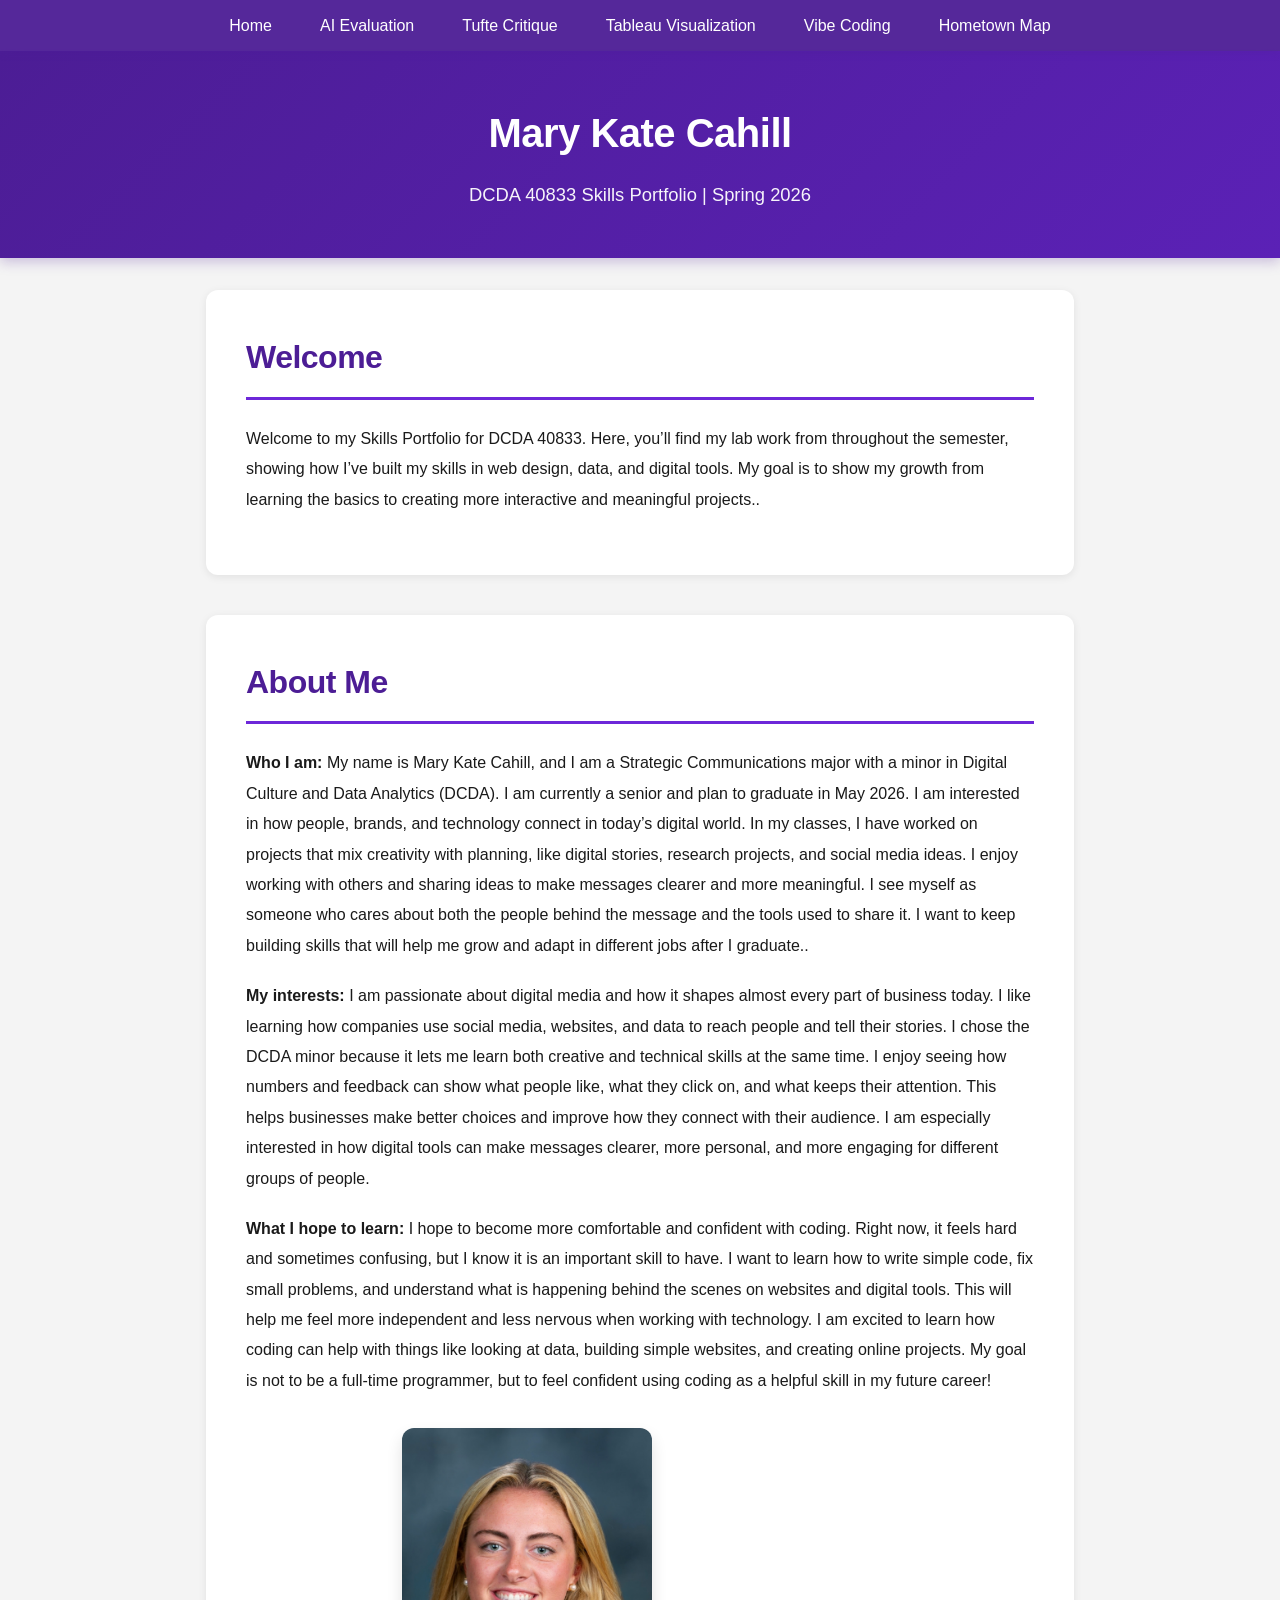
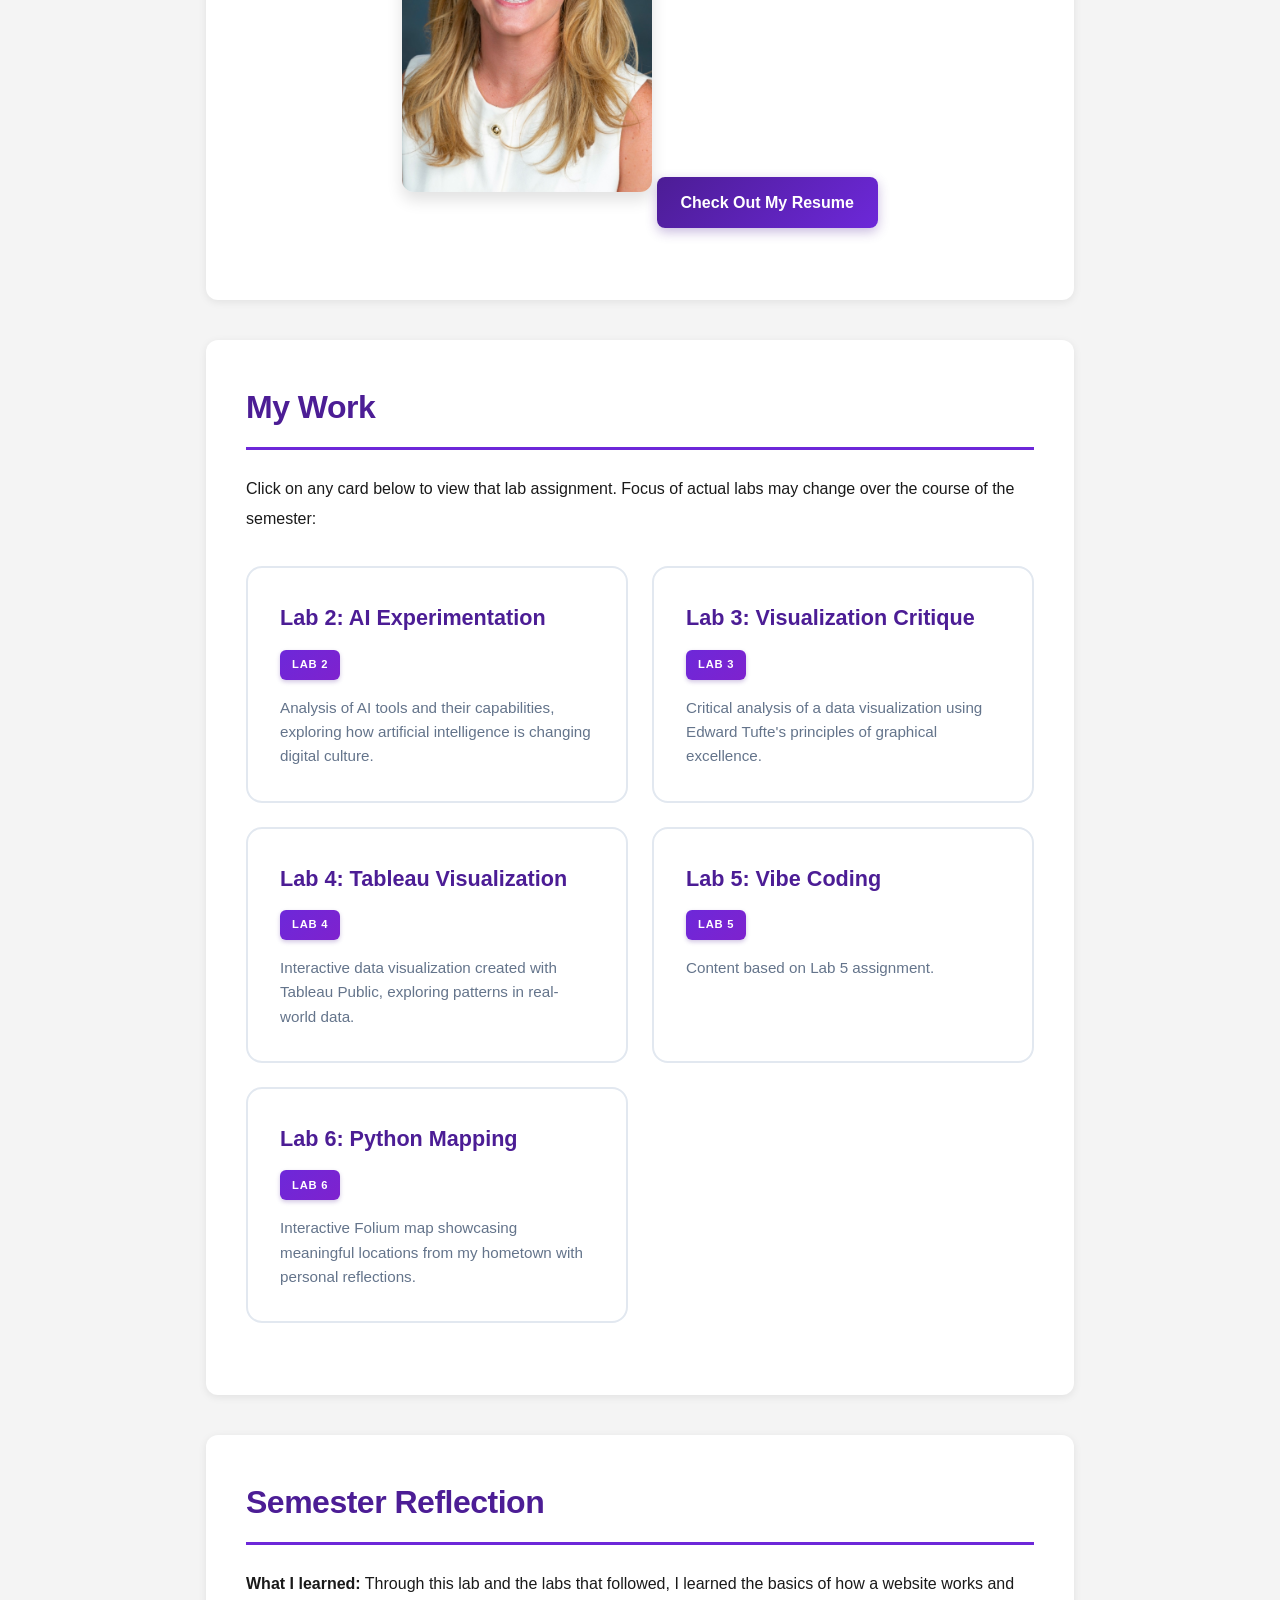
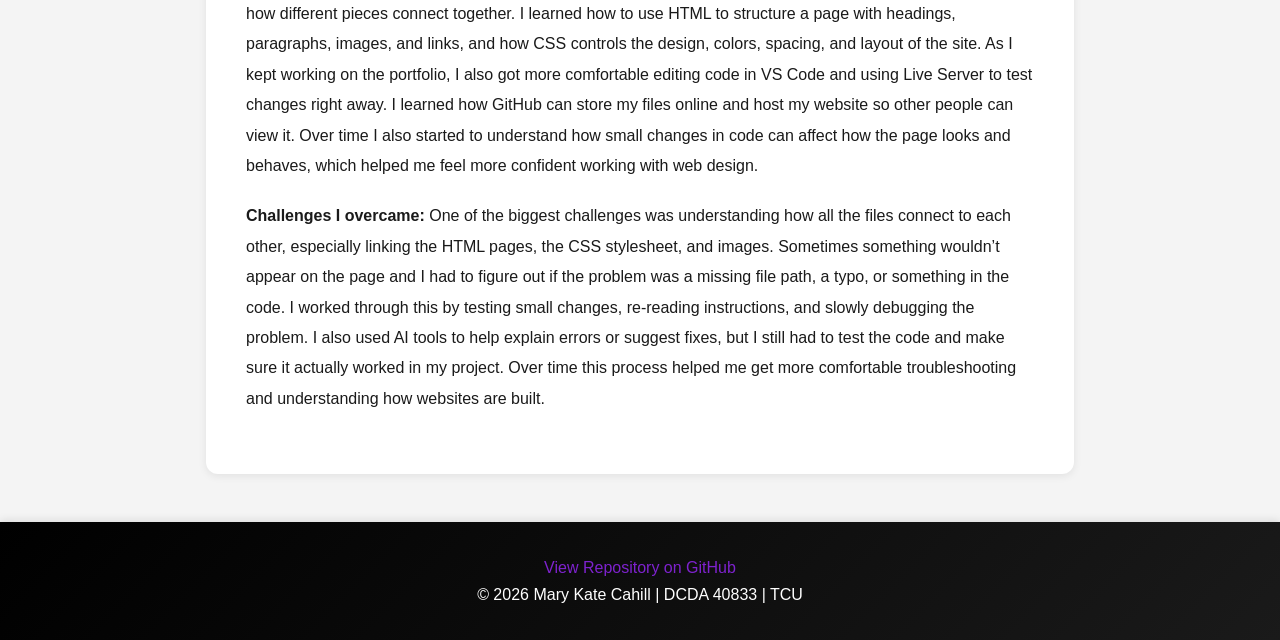
<file: index.html>
<!DOCTYPE html>
<html lang="en">
<head>
    <meta charset="UTF-8">
    <meta name="viewport" content="width=device-width, initial-scale=1.0">
    <meta name="description" content="Skills Portfolio showcasing work from DCDA 40833">
    <meta name="author" content="Your Name">
    <title>Mary Kate Cahill  | DCDA 40833 Skills Portfolio</title>
    <link rel="stylesheet" href="css/styles.css">
</head>
<body>
    <nav>
        <!-- Hamburger menu button (hidden on desktop, visible on mobile) -->
        <button class="hamburger" id="hamburger" aria-label="Toggle navigation menu">
            <span></span>
            <span></span>
            <span></span>
        </button>
        
        <ul id="nav-menu">
            <li><a href="index.html">Home</a></li>
            <li><a href="ai-evaluation.html">AI Evaluation</a></li>
            <li><a href="lab03.html">Tufte Critique</a></li>
            <li><a href="lab04.html">Tableau Visualization</a></li>
            <li><a href="lab05.html">Vibe Coding</a></li>
            <li><a href="summit-map-project/index.html">Hometown Map</a></li>
        </ul>
    </nav>


    <!-- Header: Your name and course info -->
    <header>
        <h1>Mary Kate Cahill</h1>
        <p>DCDA 40833 Skills Portfolio | Spring 2026</p>
    </header>

    <main>
        <!-- Welcome Section: Brief introduction to your portfolio -->
        <section id="welcome">
            <h2>Welcome</h2>
            <!-- TODO: Write a brief introduction (2-3 sentences) about your portfolio -->
            <p>Welcome to my Skills Portfolio for DCDA 40833. Here, you’ll find my lab work from throughout the semester, showing how I’ve built my skills in web design, data, and digital tools. My goal is to show my growth from learning the basics to creating more interactive and meaningful projects..</p>
        </section>

        <!-- About Section: Tell visitors about yourself -->
        <section id="about">
            <h2>About Me</h2>
            <!-- TODO: Replace this placeholder content with information about yourself -->
            <p><strong>Who I am:</strong> My name is Mary Kate Cahill, and I am a Strategic Communications major with a minor in Digital Culture and Data Analytics (DCDA). I am currently a senior and plan to graduate in May 2026. I am interested in how people, brands, and technology connect in today’s digital world. In my classes, I have worked on projects that mix creativity with planning, like digital stories, research projects, and social media ideas. I enjoy working with others and sharing ideas to make messages clearer and more meaningful. I see myself as someone who cares about both the people behind the message and the tools used to share it. I want to keep building skills that will help me grow and adapt in different jobs after I graduate..</p>
            <p><strong>My interests:</strong> I am passionate about digital media and how it shapes almost every part of business today. I like learning how companies use social media, websites, and data to reach people and tell their stories. I chose the DCDA minor because it lets me learn both creative and technical skills at the same time. I enjoy seeing how numbers and feedback can show what people like, what they click on, and what keeps their attention. This helps businesses make better choices and improve how they connect with their audience. I am especially interested in how digital tools can make messages clearer, more personal, and more engaging for different groups of people.</p>
            <p><strong>What I hope to learn:</strong> I hope to become more comfortable and confident with coding. Right now, it feels hard and sometimes confusing, but I know it is an important skill to have. I want to learn how to write simple code, fix small problems, and understand what is happening behind the scenes on websites and digital tools. This will help me feel more independent and less nervous when working with technology. I am excited to learn how coding can help with things like looking at data, building simple websites, and creating online projects. My goal is not to be a full-time programmer, but to feel confident using coding as a helpful skill in my future career!</p>

            <!-- Optional: Add a photo of yourself -->
            <!-- I chose this introduction because I want visitors to know this portfolio shows my growth over the whole semester, not just one project  -->
             <!-- I included lab work in my welcome message to make it clear this site is built around hands-on learning and practice.  -->
             <!-- I mentioned web design and digital tools so visitors understand I am working on both creative and technical skills.  -->
             <!-- I focused on progress from basics to more advanced projects to show that I am learning step by step. -->
              <!-- I kept the language simple so anyone visiting, even without a tech background, can easily understand what this portfolio is about. -->

        
            
<figure class="viz-container">
    <img src="images/profile.jpg" alt="Photo of Mary Kate Cahill" style="max-width: 250px; height: auto;">
    <a href="images/marykatecahillresume.jpg" class="resume-button" target="_blank" rel="noopener noreferrer">Check Out My Resume</a>
</figure>

        </section>

        <!-- Portfolio Section: Links to all lab pages -->
        <section id="portfolio">
            <h2>My Work</h2>
            <p>Click on any card below to view that lab assignment. Focus of actual labs may change over the course of the semester:</p>

            <!-- Portfolio Grid: Cards linking to each lab page -->
            <div class="portfolio-grid">

                <!-- Lab 2: AI Tool Evaluation -->
                <a href="ai-evaluation.html" class="portfolio-card">
                    <h3>Lab 2: AI Experimentation</h3>
                    <span class="lab-tag">Lab 2</span>
                    <p>Analysis of AI tools and their capabilities, exploring how artificial intelligence is changing digital culture.</p>
                </a>

                <!-- Lab 3: Tufte Critique -->
                <a href="lab03.html" class="portfolio-card">
                    <h3>Lab 3: Visualization Critique</h3>
                    <span class="lab-tag">Lab 3</span>
                    <p>Critical analysis of a data visualization using Edward Tufte's principles of graphical excellence.</p>
                </a>


                <!-- Lab 4: Tableau Visualization -->
                <a href="lab04.html" class="portfolio-card">
                    <h3>Lab 4: Tableau Visualization</h3>
                    <span class="lab-tag">Lab 4</span>
                    <p>Interactive data visualization created with Tableau Public, exploring patterns in real-world data.</p>
                </a>

                <!-- Lab 5: TBD -->
                <a href="lab05.html" class="portfolio-card">
                    <h3>Lab 5: Vibe Coding</h3>
                    <span class="lab-tag">Lab 5</span>
                    <p>Content based on Lab 5 assignment.</p>
                </a>

                <!-- Lab 6: Hometown Map -->
                <a href="summit-map-project/index.html" class="portfolio-card">
                    <h3>Lab 6: Python Mapping</h3>
                    <span class="lab-tag">Lab 6</span>
                    <p>Interactive Folium map showcasing meaningful locations from my hometown with personal reflections.</p>
                </a>

            </div>
        </section>

        <!-- Reflection Section: Optional semester reflection -->
        <section id="reflection">
            <h2>Semester Reflection</h2>
            <!-- TODO: After completing all labs, write a reflection on your growth -->
            <p><strong>What I learned:</strong> Through this lab and the labs that followed, I learned the basics of how a website works and how different pieces connect together. I learned how to use HTML to structure a page with headings, paragraphs, images, and links, and how CSS controls the design, colors, spacing, and layout of the site. As I kept working on the portfolio, I also got more comfortable editing code in VS Code and using Live Server to test changes right away. I learned how GitHub can store my files online and host my website so other people can view it. Over time I also started to understand how small changes in code can affect how the page looks and behaves, which helped me feel more confident working with web design.</p>
            <p><strong>Challenges I overcame:</strong> One of the biggest challenges was understanding how all the files connect to each other, especially linking the HTML pages, the CSS stylesheet, and images. Sometimes something wouldn’t appear on the page and I had to figure out if the problem was a missing file path, a typo, or something in the code. I worked through this by testing small changes, re-reading instructions, and slowly debugging the problem. I also used AI tools to help explain errors or suggest fixes, but I still had to test the code and make sure it actually worked in my project. Over time this process helped me get more comfortable troubleshooting and understanding how websites are built.</p>
            
        </section>
    </main>

    <!-- Footer: Links and copyright -->
    <footer>
        <p><a href="https://github.com/yourusername/your-repo-name">View Repository on GitHub</a></p>
        <p>&copy; 2026 Mary Kate Cahill | DCDA 40833 | TCU</p>
    </footer>

    <!-- JavaScript for hamburger menu toggle -->
    <script>
        // Get the hamburger button and navigation menu
        const hamburger = document.getElementById('hamburger');
        const navMenu = document.getElementById('nav-menu');
        
        // Toggle menu when hamburger is clicked
        hamburger.addEventListener('click', () => {
            hamburger.classList.toggle('active');
            navMenu.classList.toggle('active');
        });
        
        // Close menu when a navigation link is clicked
        const navLinks = navMenu.querySelectorAll('a');
        navLinks.forEach(link => {
            link.addEventListener('click', () => {
                hamburger.classList.remove('active');
                navMenu.classList.remove('active');
            });
        });
        
        // Close menu when clicking outside of it
        document.addEventListener('click', (e) => {
            if (!hamburger.contains(e.target) && !navMenu.contains(e.target)) {
                hamburger.classList.remove('active');
                navMenu.classList.remove('active');
            }
        });
    </script>
</body>
</html>
</file>
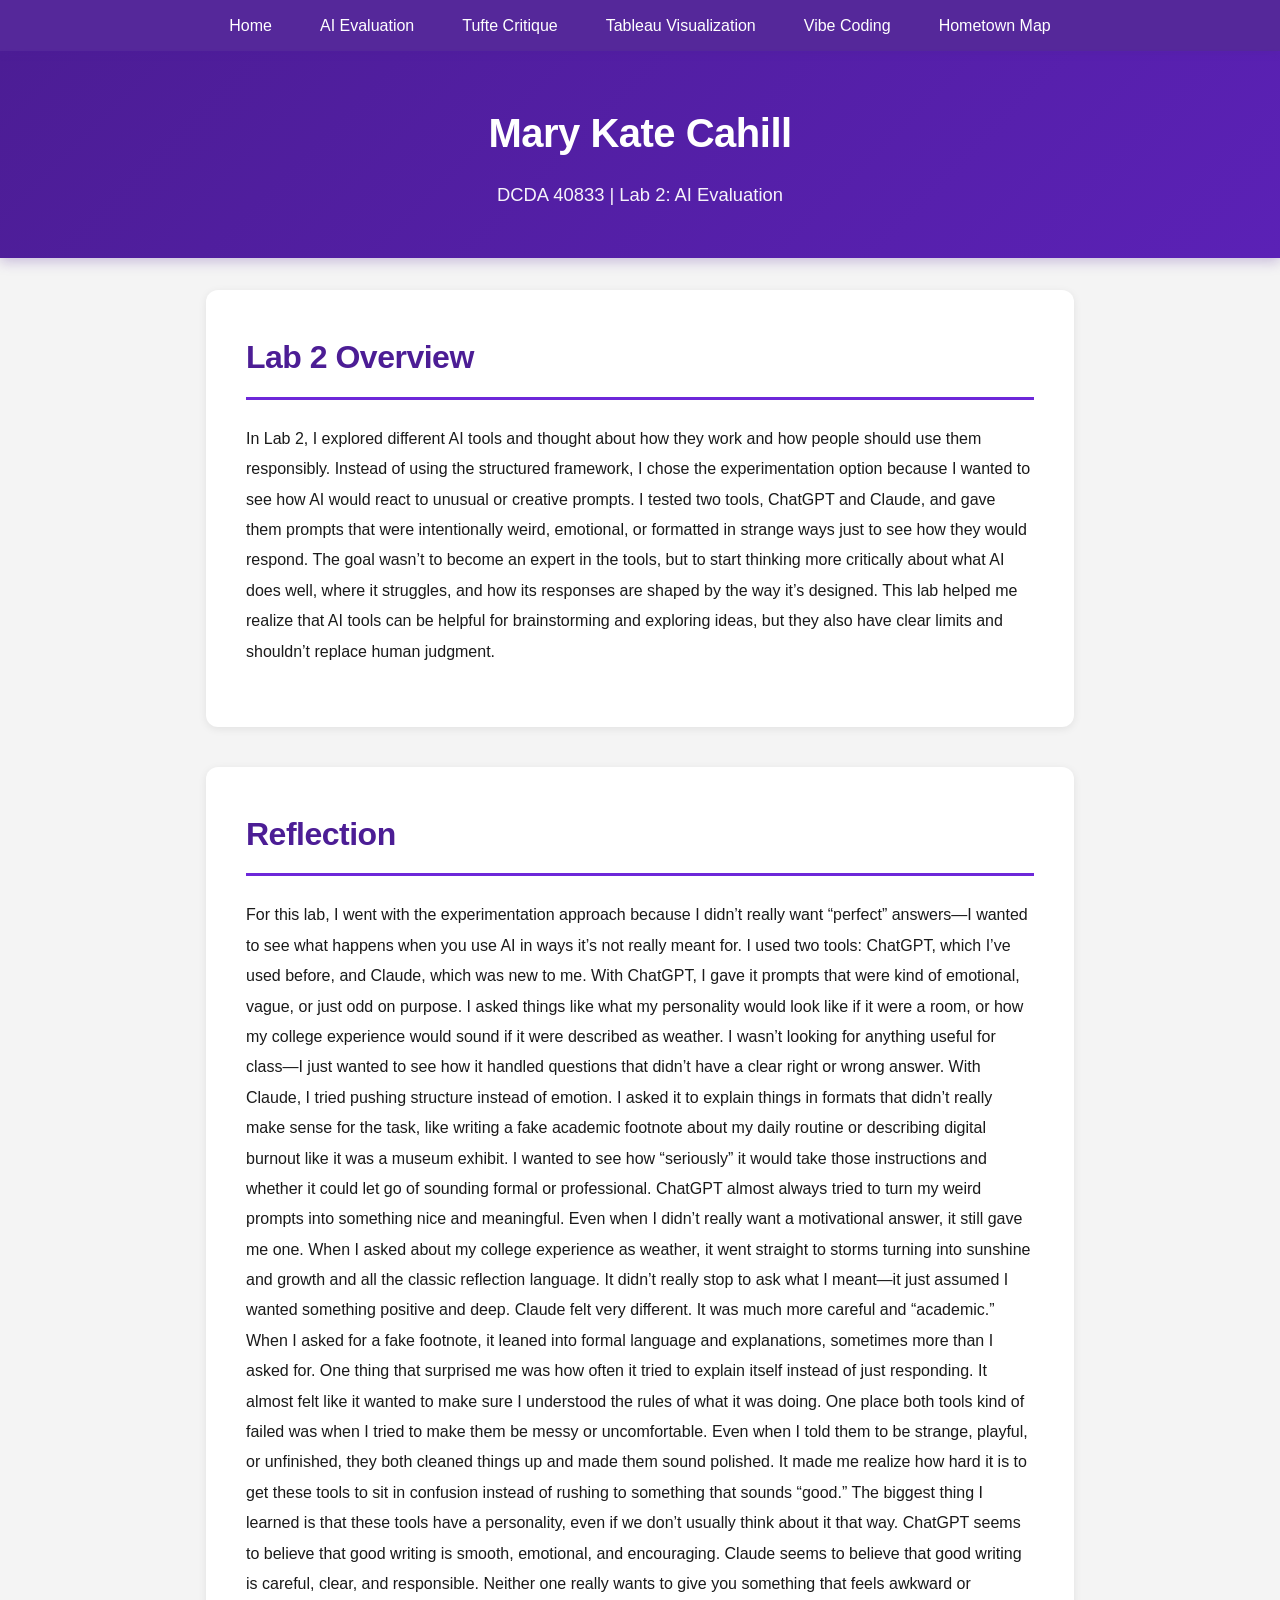
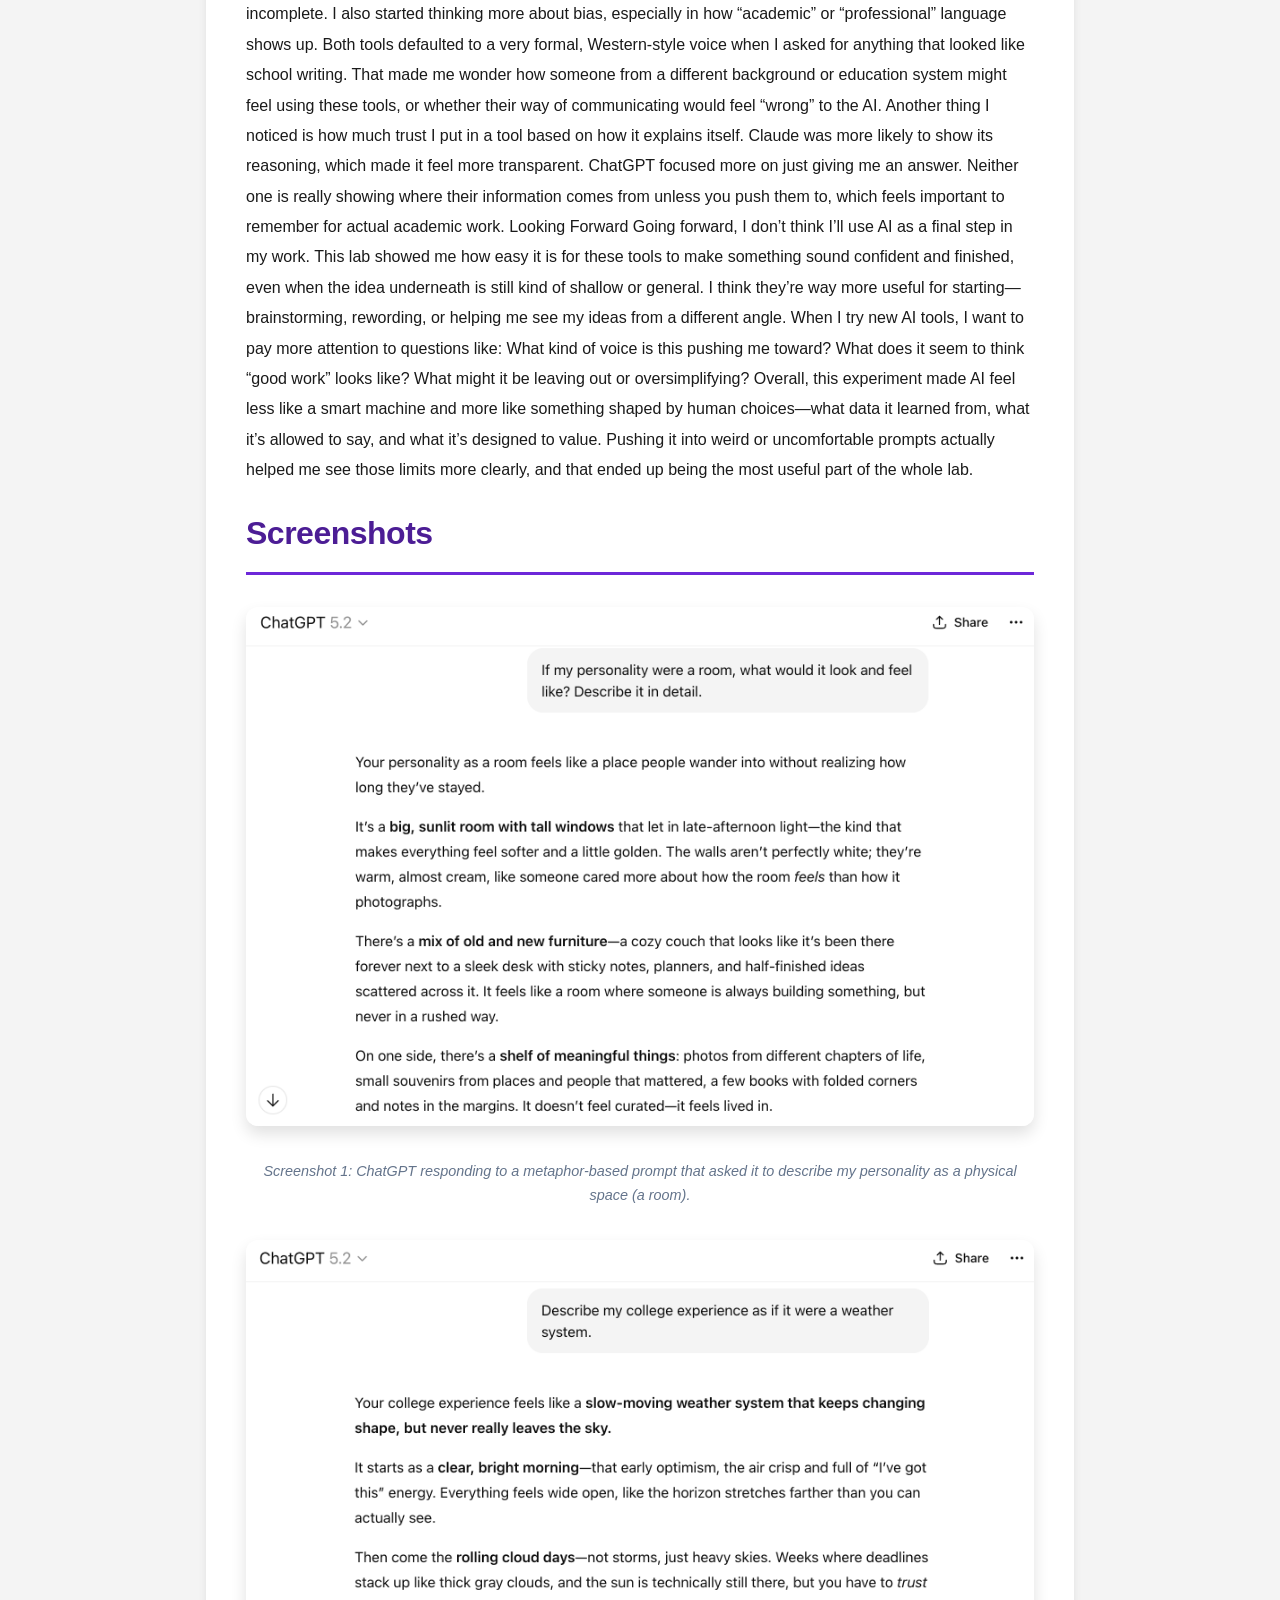
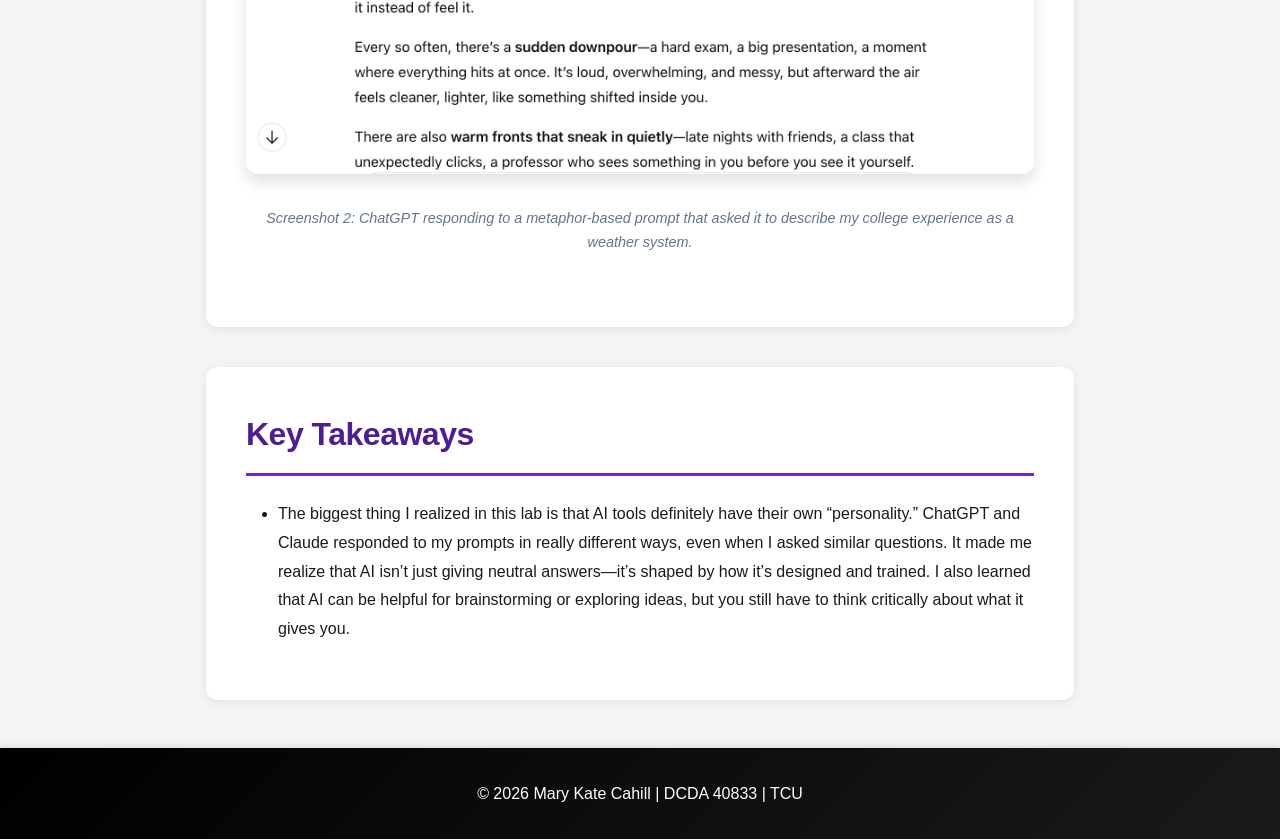
<file: ai-evaluation.html>
<!DOCTYPE html>
<html lang="en">
<head>
  <meta charset="UTF-8">
  <meta name="viewport" content="width=device-width, initial-scale=1.0">
  <title>Mary Kate Cahill | Lab 2 AI Evaluation</title>
  <link rel="stylesheet" href="css/styles.css">
</head>

<body>
  <nav>
    <!-- Hamburger menu button (hidden on desktop, visible on mobile) -->
    <button class="hamburger" id="hamburger" aria-label="Toggle navigation menu">
        <span></span>
        <span></span>
        <span></span>
    </button>
    
    <ul id="nav-menu">
        <li><a href="index.html">Home</a></li>
        <li><a href="ai-evaluation.html">AI Evaluation</a></li>
        <li><a href="lab03.html">Tufte Critique</a></li>
        <li><a href="lab04.html">Tableau Visualization</a></li>
        <li><a href="lab05.html">Vibe Coding</a></li>
        <li><a href="summit-map-project/index.html">Hometown Map</a></li>
    </ul>
  </nav>

  <header>
    <h1>Mary Kate Cahill</h1>
    <p>DCDA 40833 | Lab 2: AI Evaluation</p>
  </header>

  <main>
    <!-- ============================================
        COMMENTS SECTION
         Why I made certain design choices:
I kept the design simple and consistent with the rest of my portfolio so the site is easy to read and navigate. I used clear sections like Overview, Reflection, Screenshots, and Key Takeaways so visitors can quickly understand the purpose of the lab and what I learned. I also included screenshots to visually support my reflection and make the page more engaging.

What each section of code accomplishes:
The navigation bar allows users to move between the different pages of my portfolio. The header introduces the page with my name and the lab title. The main section holds the content of the lab and is divided into sections that organize the information. The screenshots section displays images that support the analysis, and the footer provides basic information about the page.

How different elements work together:
The HTML provides the structure of the page, the CSS controls the visual design and layout, and the JavaScript allows the navigation menu to open and close on smaller screens. Together these elements create a page that is organized, visually consistent, and easy to use across different devices.
         ============================================ -->

    <section>
      <h2>Lab 2 Overview</h2>
      <!-- TODO: Add your Lab 2 overview here -->
      <p>In Lab 2, I explored different AI tools and thought about how they work and how people should use them responsibly. Instead of using the structured framework, I chose the experimentation option because I wanted to see how AI would react to unusual or creative prompts. I tested two tools, ChatGPT and Claude, and gave them prompts that were intentionally weird, emotional, or formatted in strange ways just to see how they would respond. The goal wasn’t to become an expert in the tools, but to start thinking more critically about what AI does well, where it struggles, and how its responses are shaped by the way it’s designed. This lab helped me realize that AI tools can be helpful for brainstorming and exploring ideas, but they also have clear limits and shouldn’t replace human judgment.</p>
    </section>

    <section>
      <h2>Reflection</h2>

      <p>
        
  For this lab, I went with the experimentation approach because I didn’t really want “perfect” answers—I wanted to see what happens when you use AI in ways it’s not really meant for. I used two tools: ChatGPT, which I’ve used before, and Claude, which was new to me.

With ChatGPT, I gave it prompts that were kind of emotional, vague, or just odd on purpose. I asked things like what my personality would look like if it were a room, or how my college experience would sound if it were described as weather. I wasn’t looking for anything useful for class—I just wanted to see how it handled questions that didn’t have a clear right or wrong answer.
With Claude, I tried pushing structure instead of emotion. I asked it to explain things in formats that didn’t really make sense for the task, like writing a fake academic footnote about my daily routine or describing digital burnout like it was a museum exhibit. I wanted to see how “seriously” it would take those instructions and whether it could let go of sounding formal or professional.

ChatGPT almost always tried to turn my weird prompts into something nice and meaningful. Even when I didn’t really want a motivational answer, it still gave me one. When I asked about my college experience as weather, it went straight to storms turning into sunshine and growth and all the classic reflection language. It didn’t really stop to ask what I meant—it just assumed I wanted something positive and deep.
Claude felt very different. It was much more careful and “academic.” When I asked for a fake footnote, it leaned into formal language and explanations, sometimes more than I asked for. One thing that surprised me was how often it tried to explain itself instead of just responding. It almost felt like it wanted to make sure I understood the rules of what it was doing.
One place both tools kind of failed was when I tried to make them be messy or uncomfortable. Even when I told them to be strange, playful, or unfinished, they both cleaned things up and made them sound polished. It made me realize how hard it is to get these tools to sit in confusion instead of rushing to something that sounds “good.”

The biggest thing I learned is that these tools have a personality, even if we don’t usually think about it that way. ChatGPT seems to believe that good writing is smooth, emotional, and encouraging. Claude seems to believe that good writing is careful, clear, and responsible. Neither one really wants to give you something that feels awkward or incomplete.
I also started thinking more about bias, especially in how “academic” or “professional” language shows up. Both tools defaulted to a very formal, Western-style voice when I asked for anything that looked like school writing. That made me wonder how someone from a different background or education system might feel using these tools, or whether their way of communicating would feel “wrong” to the AI.
Another thing I noticed is how much trust I put in a tool based on how it explains itself. Claude was more likely to show its reasoning, which made it feel more transparent. ChatGPT focused more on just giving me an answer. Neither one is really showing where their information comes from unless you push them to, which feels important to remember for actual academic work.
Looking Forward

Going forward, I don’t think I’ll use AI as a final step in my work. This lab showed me how easy it is for these tools to make something sound confident and finished, even when the idea underneath is still kind of shallow or general. I think they’re way more useful for starting—brainstorming, rewording, or helping me see my ideas from a different angle.
When I try new AI tools, I want to pay more attention to questions like: What kind of voice is this pushing me toward? What does it seem to think “good work” looks like? What might it be leaving out or oversimplifying?
Overall, this experiment made AI feel less like a smart machine and more like something shaped by human choices—what data it learned from, what it’s allowed to say, and what it’s designed to value. Pushing it into weird or uncomfortable prompts actually helped me see those limits more clearly, and that ended up being the most useful part of the whole lab.


      </p>

      <h2>Screenshots</h2>
<figure class="viz-container">
  <img src="images/lab2-1.png" alt="ChatGPT responding to a metaphor prompt describing my personality as a room">
  <figcaption>
    Screenshot 1: ChatGPT responding to a metaphor-based prompt that asked it to describe my personality as a physical space (a room).
  </figcaption>
</figure>

<figure class="viz-container">
  <img src="images/lab2-2.png" alt="ChatGPT responding to a metaphor prompt describing my college experience as a weather system">
  <figcaption>
    Screenshot 2: ChatGPT responding to a metaphor-based prompt that asked it to describe my college experience as a weather system.
  </figcaption>
</figure>


     

    </section>

    <section>
      <h2>Key Takeaways</h2>
      <!-- TODO: Add your key takeaways here -->
      <ul>
        <li>The biggest thing I realized in this lab is that AI tools definitely have their own “personality.” ChatGPT and Claude responded to my prompts in really different ways, even when I asked similar questions. It made me realize that AI isn’t just giving neutral answers—it’s shaped by how it’s designed and trained. I also learned that AI can be helpful for brainstorming or exploring ideas, but you still have to think critically about what it gives you.</li>
      </ul>
    </section>
  </main>

  <footer>
    <p>&copy; 2026 Mary Kate Cahill | DCDA 40833 | TCU</p>
  </footer>

  <!-- JavaScript for hamburger menu toggle -->
  <script>
    const hamburger = document.getElementById('hamburger');
    const navMenu = document.getElementById('nav-menu');
    
    hamburger.addEventListener('click', () => {
        hamburger.classList.toggle('active');
        navMenu.classList.toggle('active');
    });
    
    const navLinks = navMenu.querySelectorAll('a');
    navLinks.forEach(link => {
        link.addEventListener('click', () => {
            hamburger.classList.remove('active');
            navMenu.classList.remove('active');
        });
    });
    
    document.addEventListener('click', (e) => {
        if (!hamburger.contains(e.target) && !navMenu.contains(e.target)) {
            hamburger.classList.remove('active');
            navMenu.classList.remove('active');
        }
    });
  </script>

</body>
</html>
</file>
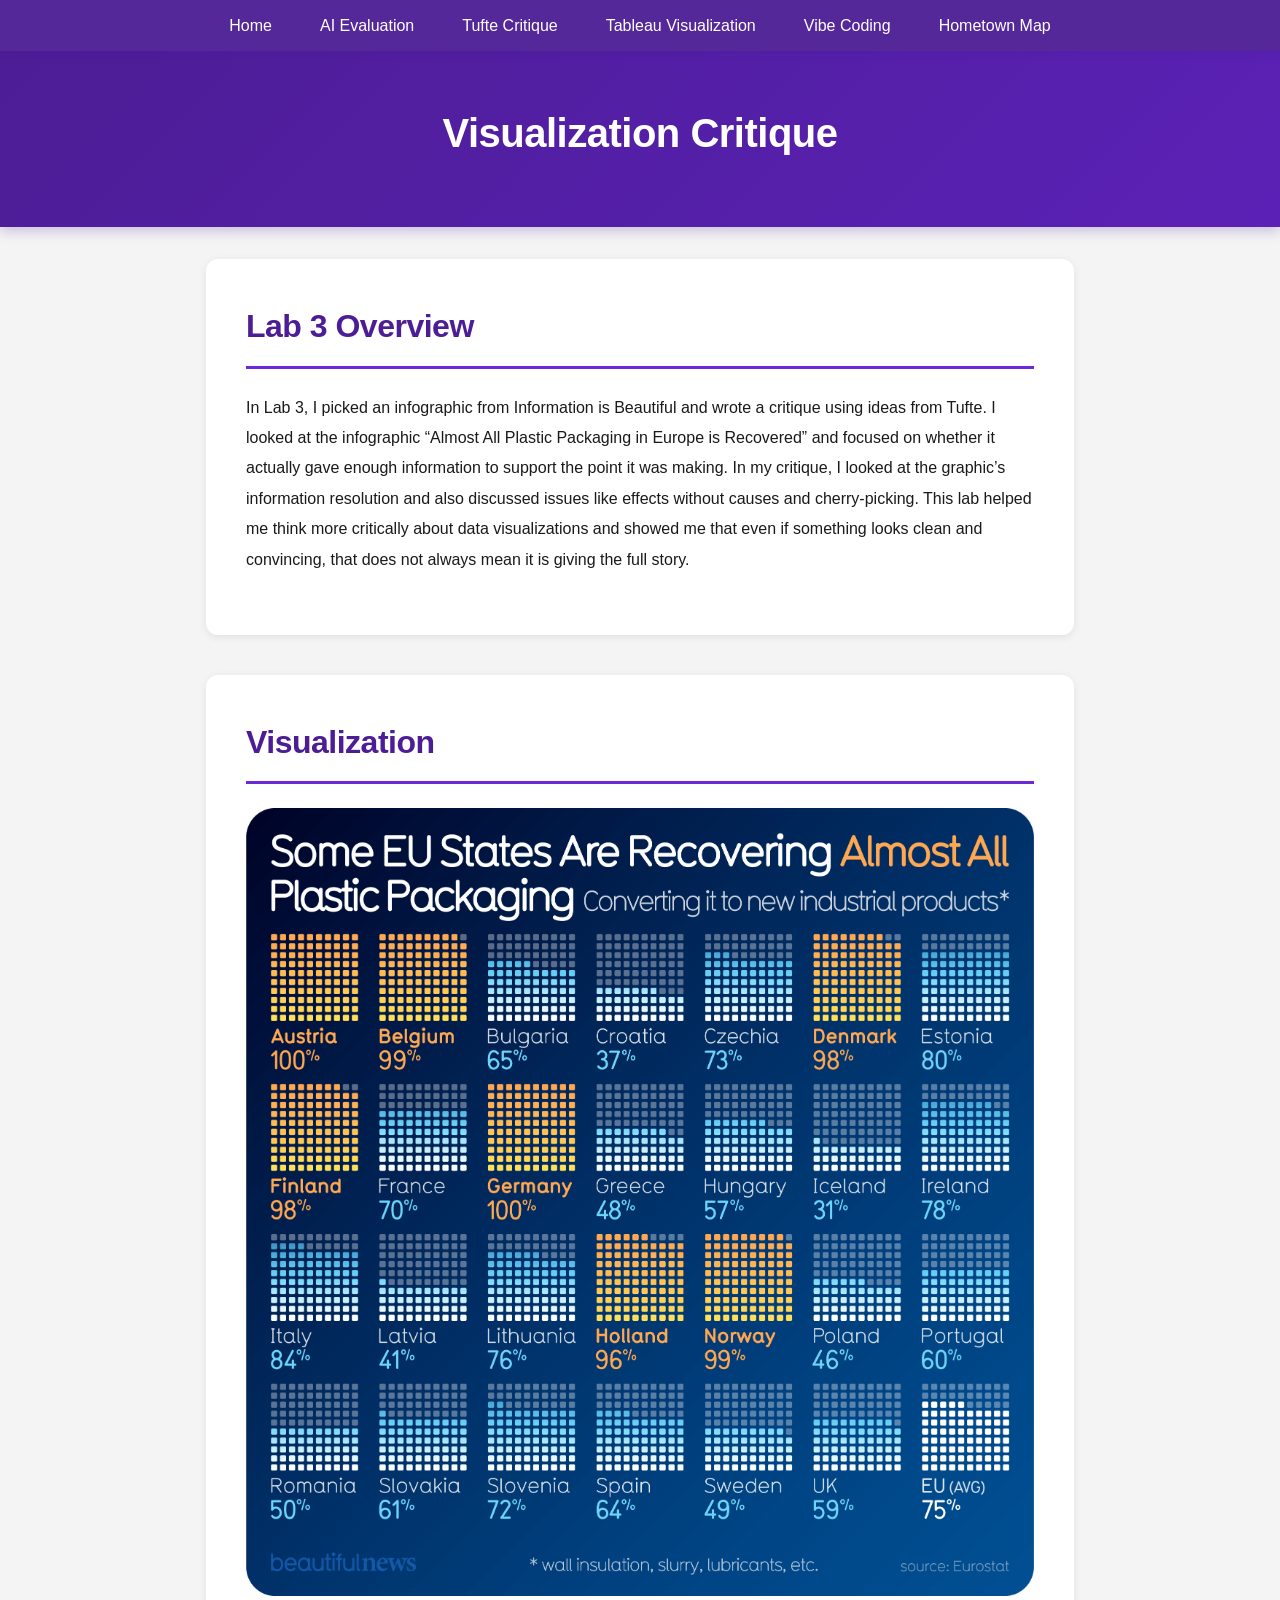
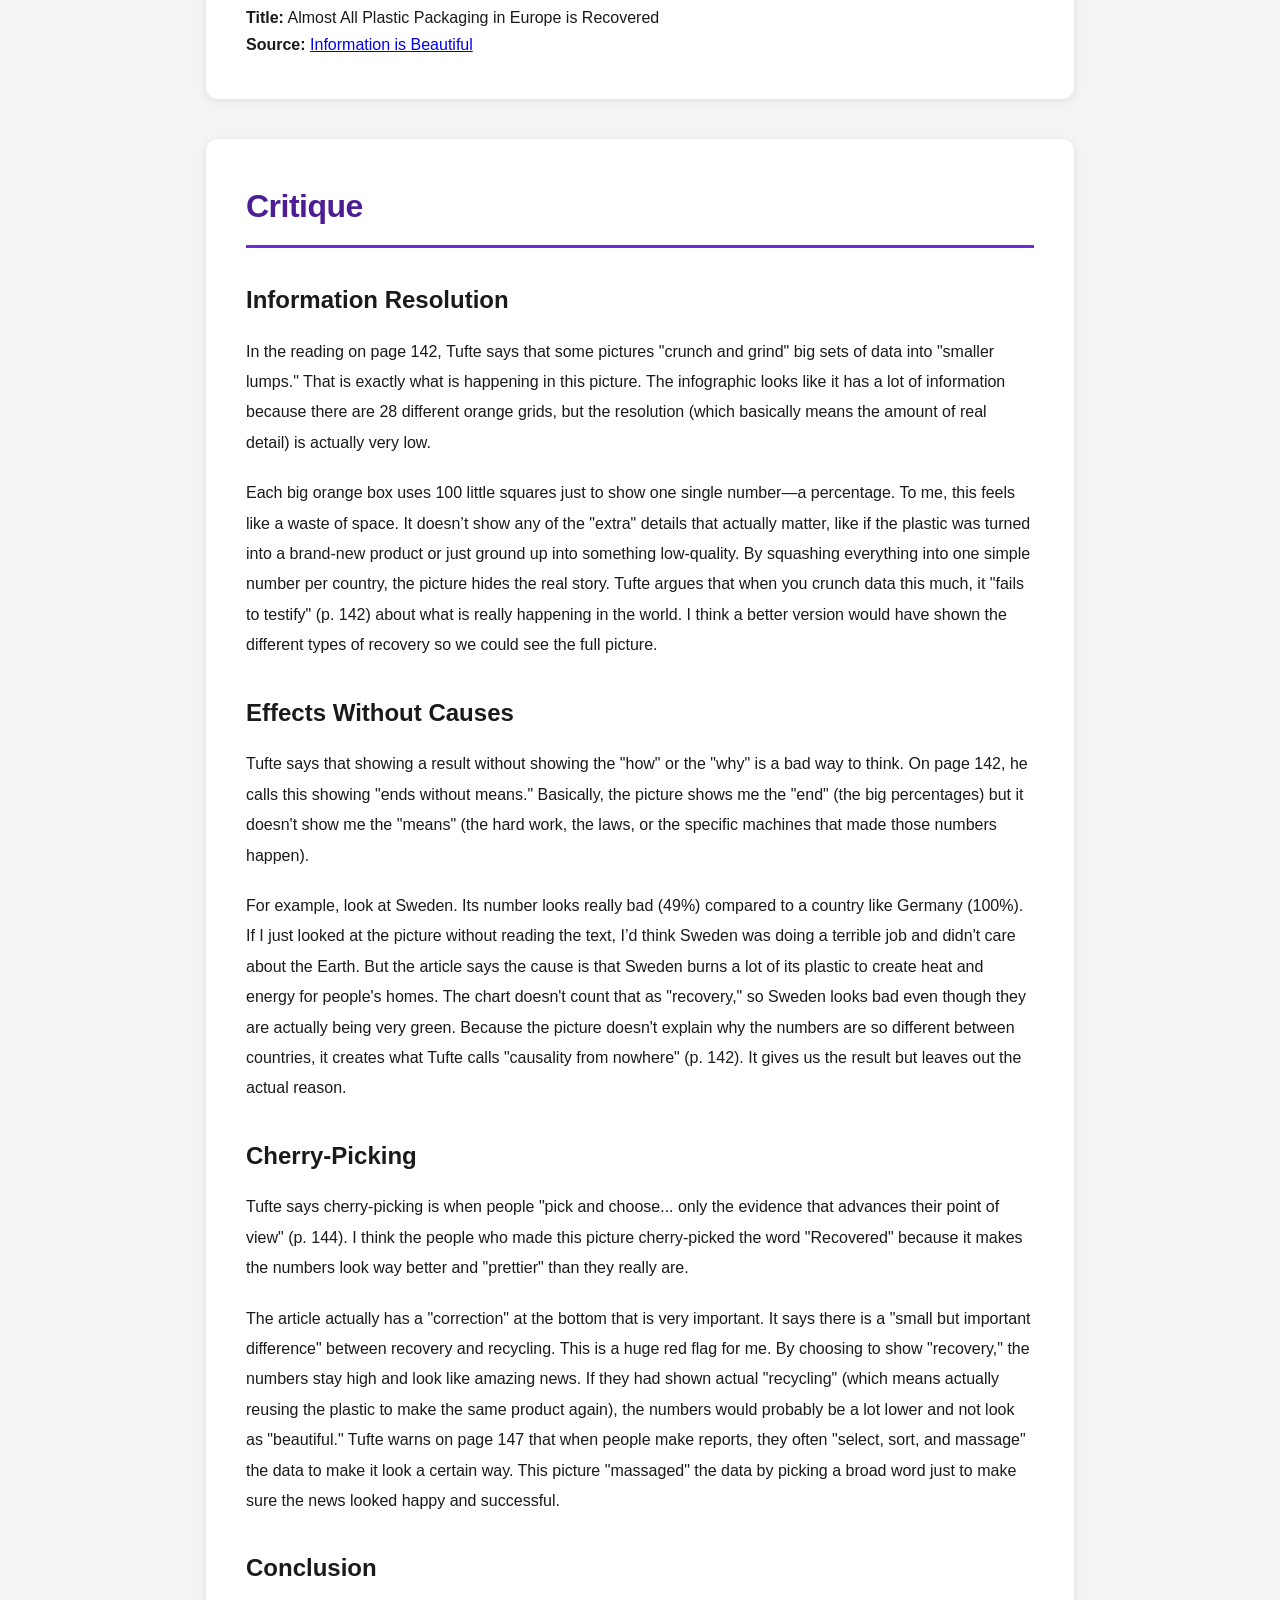
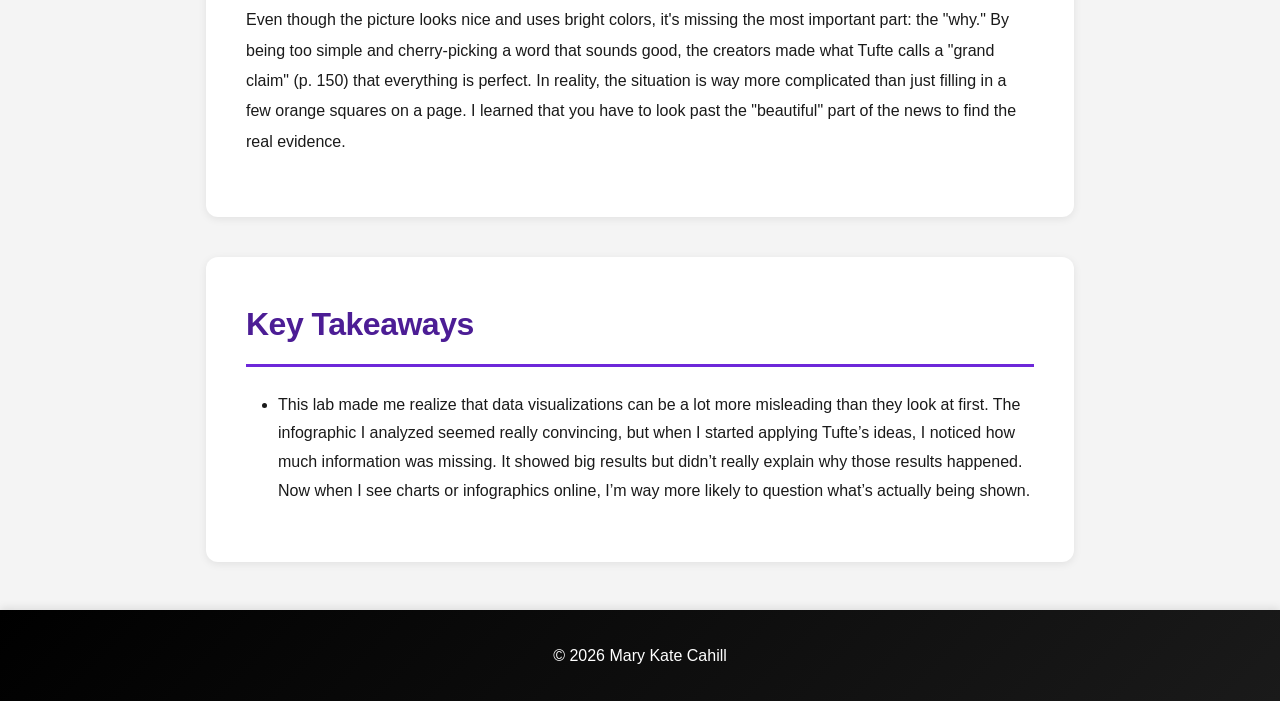
<file: lab03.html>
<!DOCTYPE html>
<html lang="en">
<head>
    <meta charset="UTF-8">
    <meta name="viewport" content="width=device-width, initial-scale=1.0">
    <title>Visualization Critique | Mary Kate Cahill</title>
    <link rel="stylesheet" href="css/styles.css">
</head>
<body>
    <nav>
        <!-- Hamburger menu button (hidden on desktop, visible on mobile) -->
        <button class="hamburger" id="hamburger" aria-label="Toggle navigation menu">
            <span></span>
            <span></span>
            <span></span>
        </button>
        
        <ul id="nav-menu">
            <li><a href="index.html">Home</a></li>
            <li><a href="ai-evaluation.html">AI Evaluation</a></li>
            <li><a href="lab03.html">Tufte Critique</a></li>
            <li><a href="lab04.html">Tableau Visualization</a></li>
            <li><a href="lab05.html">Vibe Coding</a></li>
            <li><a href="summit-map-project/index.html">Hometown Map</a></li>
        </ul>
    </nav>

    <header>
        <h1>Visualization Critique</h1>
    </header>

    <main>
        <!-- ============================================
            COMMENTS SECTION
             Why I made certain design choices:
For this lab, I designed the page so readers can easily understand both the visualization and my critique of it. I included the infographic image near the top so someone reading the page can see the visual I am analyzing while reading my explanation. I also separated the critique into sections like Information Resolution, Effects Without Causes, and Cherry-Picking so the analysis is easier to follow and clearly connects to the concepts from Tufte.

What each section of code accomplishes:
The navigation bar connects this lab page to the rest of my portfolio. The header introduces the page and the topic of the assignment. The overview section briefly explains what the lab was about and what visualization I chose. The visualization section displays the infographic and its source so viewers can see the graphic I analyzed. The critique section contains my full written analysis of the visualization. Finally, the key takeaways section summarizes the main thing I learned from the lab.

How different elements work together:
The HTML organizes the page into clear sections so the visualization and critique are easy to follow. The CSS styles the page so it matches the rest of my portfolio and keeps the layout clean. The JavaScript controls the hamburger menu so the navigation works properly on smaller screens. Together these elements create a page where viewers can see the infographic, read my critique, and easily move through the rest of my portfolio.
             ============================================ -->

        <section>
            <h2>Lab 3 Overview</h2>
            <!-- TODO: Add your Lab 3 overview here -->
            <p>In Lab 3, I picked an infographic from Information is Beautiful and wrote a critique using ideas from Tufte. I looked at the infographic “Almost All Plastic Packaging in Europe is Recovered” and focused on whether it actually gave enough information to support the point it was making. In my critique, I looked at the graphic’s information resolution and also discussed issues like effects without causes and cherry-picking. This lab helped me think more critically about data visualizations and showed me that even if something looks clean and convincing, that does not always mean it is giving the full story.</p>
        </section>

        <section>
            <h2>Visualization</h2>
            <figure>
                <img src="images/infographic.png" alt="European Plastic Recovery Infographic" style="max-width: 800px; width: 100%;">

                <figcaption>
                    <strong>Title:</strong> Almost All Plastic Packaging in Europe is Recovered<br>
                    <strong>Source:</strong> <a href="https://informationisbeautiful.net/" target="_blank">Information is Beautiful</a>
                </figcaption>
            </figure>
        </section>

        <section>
            <h2>Critique</h2>
            
            <h3>Information Resolution</h3>
            <p>In the reading on page 142, Tufte says that some pictures "crunch and grind" big sets of data into "smaller lumps." That is exactly what is happening in this picture. The infographic looks like it has a lot of information because there are 28 different orange grids, but the resolution (which basically means the amount of real detail) is actually very low.</p>
            
            <p>Each big orange box uses 100 little squares just to show one single number—a percentage. To me, this feels like a waste of space. It doesn’t show any of the "extra" details that actually matter, like if the plastic was turned into a brand-new product or just ground up into something low-quality. By squashing everything into one simple number per country, the picture hides the real story. Tufte argues that when you crunch data this much, it "fails to testify" (p. 142) about what is really happening in the world. I think a better version would have shown the different types of recovery so we could see the full picture.</p>

            

            <h3>Effects Without Causes</h3>
            <p>Tufte says that showing a result without showing the "how" or the "why" is a bad way to think. On page 142, he calls this showing "ends without means." Basically, the picture shows me the "end" (the big percentages) but it doesn't show me the "means" (the hard work, the laws, or the specific machines that made those numbers happen).</p>
            
            <p>For example, look at Sweden. Its number looks really bad (49%) compared to a country like Germany (100%). If I just looked at the picture without reading the text, I’d think Sweden was doing a terrible job and didn't care about the Earth. But the article says the cause is that Sweden burns a lot of its plastic to create heat and energy for people's homes. The chart doesn't count that as "recovery," so Sweden looks bad even though they are actually being very green. Because the picture doesn't explain why the numbers are so different between countries, it creates what Tufte calls "causality from nowhere" (p. 142). It gives us the result but leaves out the actual reason.</p>

            

            <h3>Cherry-Picking</h3>
            <p>Tufte says cherry-picking is when people "pick and choose... only the evidence that advances their point of view" (p. 144). I think the people who made this picture cherry-picked the word "Recovered" because it makes the numbers look way better and "prettier" than they really are.</p>
            
            <p>The article actually has a "correction" at the bottom that is very important. It says there is a "small but important difference" between recovery and recycling. This is a huge red flag for me. By choosing to show "recovery," the numbers stay high and look like amazing news. If they had shown actual "recycling" (which means actually reusing the plastic to make the same product again), the numbers would probably be a lot lower and not look as "beautiful." Tufte warns on page 147 that when people make reports, they often "select, sort, and massage" the data to make it look a certain way. This picture "massaged" the data by picking a broad word just to make sure the news looked happy and successful.</p>

            

            <h3>Conclusion</h3>
            <p>Even though the picture looks nice and uses bright colors, it's missing the most important part: the "why." By being too simple and cherry-picking a word that sounds good, the creators made what Tufte calls a "grand claim" (p. 150) that everything is perfect. In reality, the situation is way more complicated than just filling in a few orange squares on a page. I learned that you have to look past the "beautiful" part of the news to find the real evidence.</p>
        </section>

        <section>
            <h2>Key Takeaways</h2>
            <!-- TODO: Add your key takeaways here -->
            <ul>
                <li>This lab made me realize that data visualizations can be a lot more misleading than they look at first. The infographic I analyzed seemed really convincing, but when I started applying Tufte’s ideas, I noticed how much information was missing. It showed big results but didn’t really explain why those results happened. Now when I see charts or infographics online, I’m way more likely to question what’s actually being shown.</li>
            </ul>
        </section>
    </main>

    <footer>
        <p>© 2026 Mary Kate Cahill</p>
    </footer>

    <!-- JavaScript for hamburger menu toggle -->
    <script>
        const hamburger = document.getElementById('hamburger');
        const navMenu = document.getElementById('nav-menu');
        
        hamburger.addEventListener('click', () => {
            hamburger.classList.toggle('active');
            navMenu.classList.toggle('active');
        });
        
        const navLinks = navMenu.querySelectorAll('a');
        navLinks.forEach(link => {
            link.addEventListener('click', () => {
                hamburger.classList.remove('active');
                navMenu.classList.remove('active');
            });
        });
        
        document.addEventListener('click', (e) => {
            if (!hamburger.contains(e.target) && !navMenu.contains(e.target)) {
                hamburger.classList.remove('active');
                navMenu.classList.remove('active');
            }
        });
    </script>
</body>
</html>
</file>
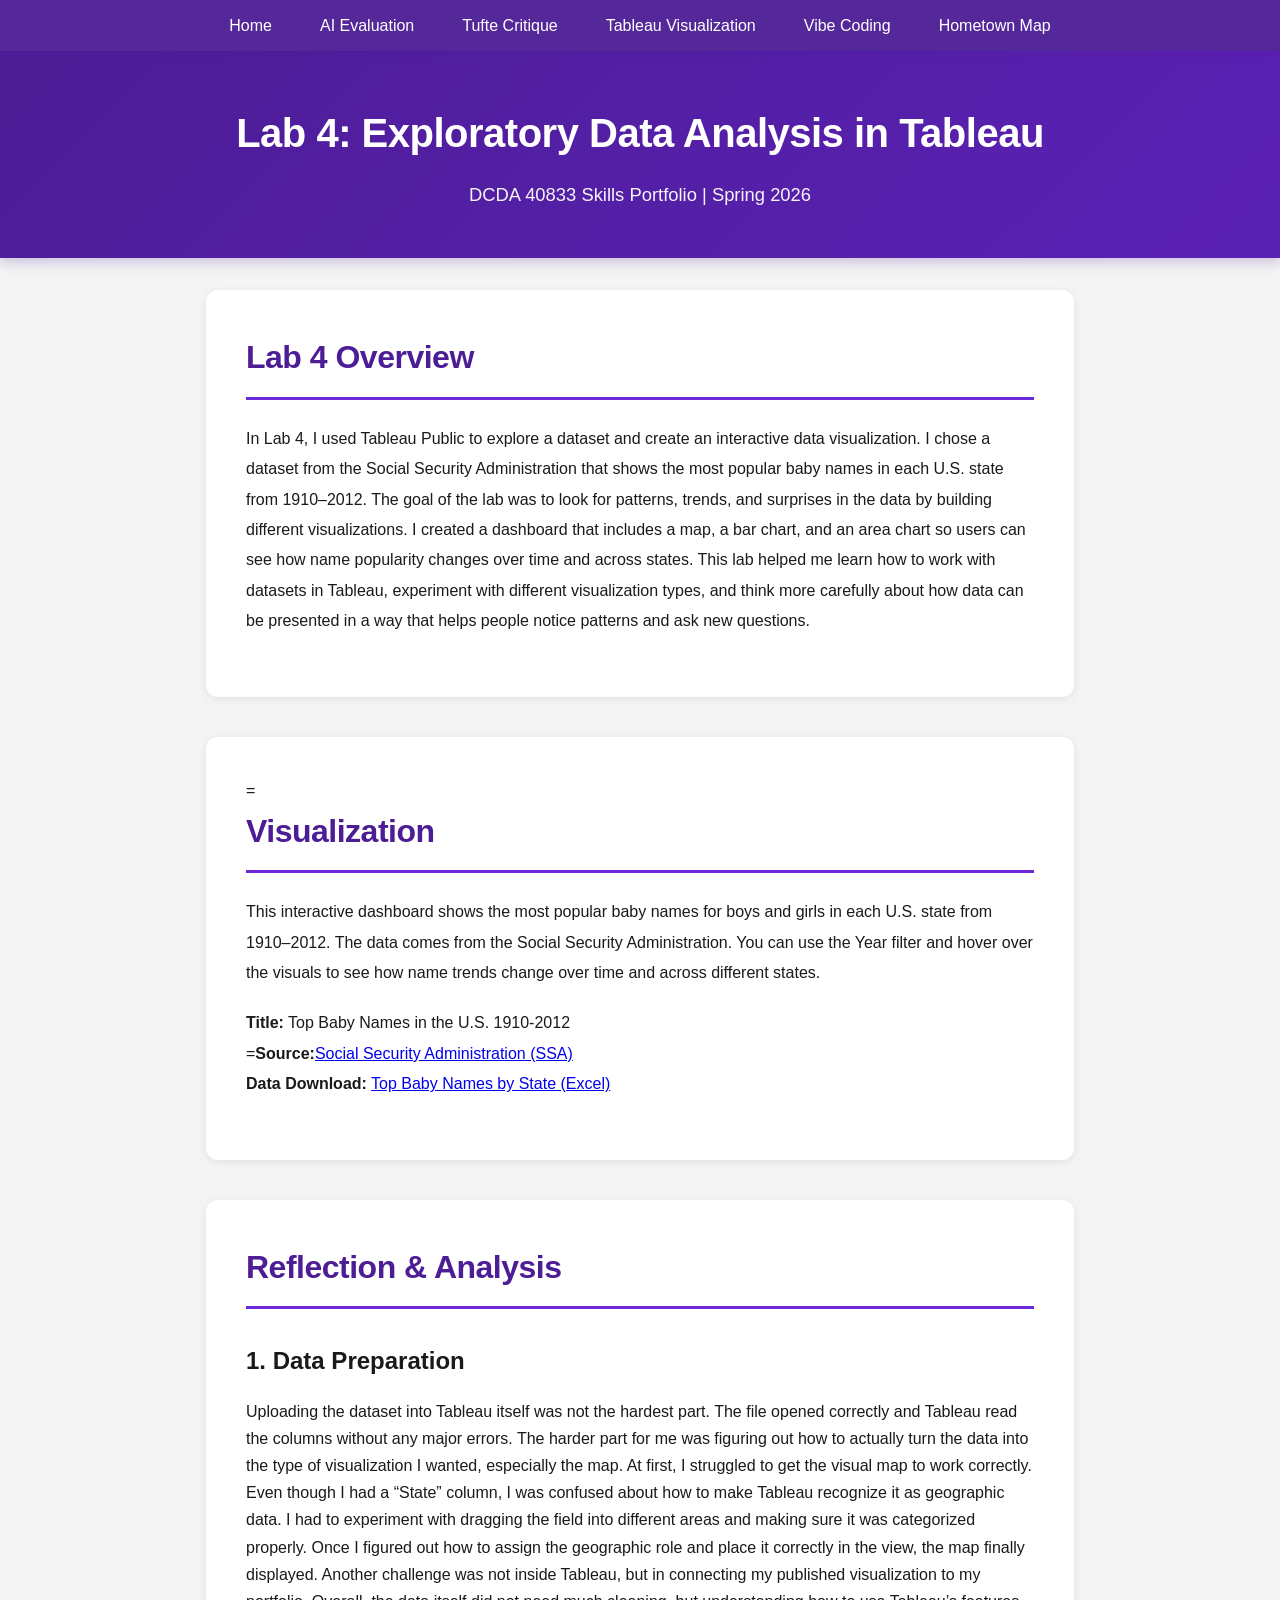
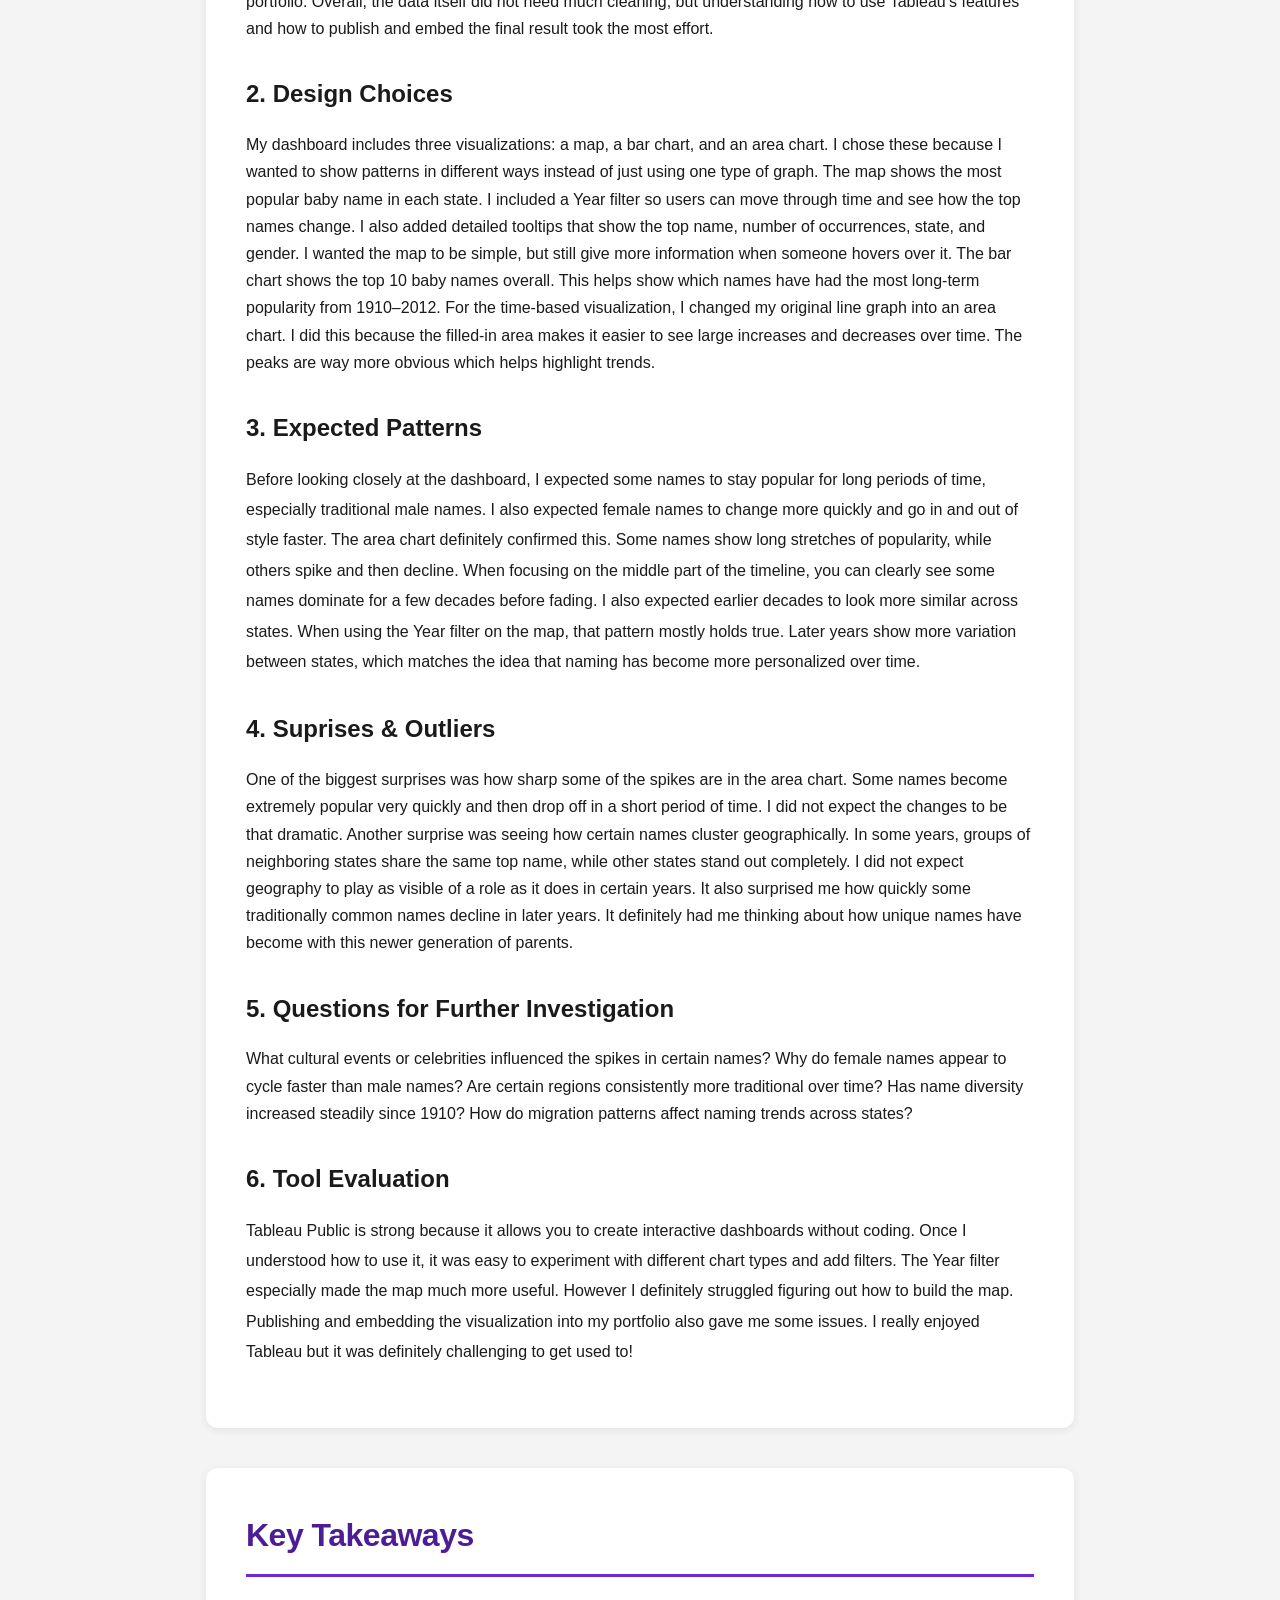
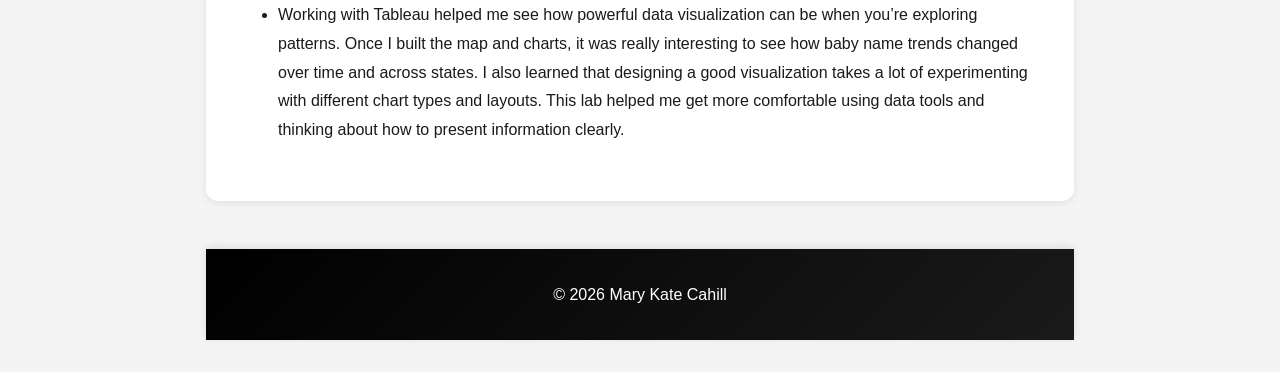
<file: lab04.html>
<!DOCTYPE html>
<html lang="en">
<head>
<meta charset="UTF-8">
<meta name="viewport" content="width=device-width, initial-scale=1.0">
<title>Lab 4 Tableau Map | Mary Kate Cahill </title>
<link rel="stylesheet" href="css/styles.css">
</head>
<body>
<!-- Navigation: Links to all portfolio pages -->
<nav>
<!-- Hamburger menu button (hidden on desktop, visible on mobile) -->
<button class="hamburger" id="hamburger" aria-label="Toggle navigation menu">
    <span></span>
    <span></span>
    <span></span>
</button>

<ul id="nav-menu">
<li><a href="index.html">Home</a></li>
<li><a href="ai-evaluation.html">AI Evaluation</a></li>
<li><a href="lab03.html">Tufte Critique</a></li>
<li><a href="lab04.html">Tableau Visualization</a></li>
<li><a href="lab05.html">Vibe Coding</a></li>
<li><a href="summit-map-project/index.html">Hometown Map</a></li>
</ul>
</nav>

<header>
<h1>Lab 4: Exploratory Data Analysis in Tableau</h1>
<p>DCDA 40833 Skills Portfolio | Spring 2026</p>
</header>

<main>
<!-- ============================================
     COMMENTS SECTION
     Why I made certain design choices:
For this lab, I structured the page so readers can clearly understand both the visualization and the analysis that goes with it. I placed the Tableau dashboard near the top so visitors can interact with the data before reading the reflection. I also separated the written section into clear parts like Data Preparation, Design Choices, Expected Patterns, and Surprises so the explanation follows the same structure as the assignment and is easier to read.

What each section of code accomplishes:
The navigation bar allows users to move between all pages in my portfolio. The header introduces the lab and gives context for the project. The overview section explains what the lab was about and what dataset I used. The visualization section embeds my Tableau dashboard so users can interact with the charts and explore the data themselves. The reflection section explains my process, the design choices I made, and what patterns I noticed in the dataset. The key takeaways section summarizes the main thing I learned from the lab.

How different elements work together:
The HTML organizes the page into clear sections so the visualization and reflection are easy to follow. The CSS styles the page so it matches the rest of my portfolio and keeps the layout clean. The embedded Tableau code allows the interactive dashboard to display directly on the page. The JavaScript controls the hamburger menu so the navigation works on smaller screens. Together these elements create a page where visitors can interact with the data and read my analysis in one place.
     ============================================ -->

<section>
<h2>Lab 4 Overview</h2>
<!-- TODO: Add your Lab 4 overview here -->
<p>In Lab 4, I used Tableau Public to explore a dataset and create an interactive data visualization. I chose a dataset from the Social Security Administration that shows the most popular baby names in each U.S. state from 1910–2012. The goal of the lab was to look for patterns, trends, and surprises in the data by building different visualizations. I created a dashboard that includes a map, a bar chart, and an area chart so users can see how name popularity changes over time and across states. This lab helped me learn how to work with datasets in Tableau, experiment with different visualization types, and think more carefully about how data can be presented in a way that helps people notice patterns and ask new questions.</p>
</section>

<section>
=<h2>Visualization</h2>
<p>This interactive dashboard shows the most popular baby names for boys and girls in each U.S. state from 1910–2012. The data comes from the Social Security Administration. You can use the Year filter and hover over the visuals to see how name trends change over time and across different states.
</p>
<!-- Tableau Embed Container -->
<div class="tableauPlaceholder" style="width: 100%; max-width: 1100px; margin: 0 auto;">
<!-- PASTE YOUR TABLEAU PUBLIC EMBED CODE BELOW THIS LINE -->
<div class='tableauPlaceholder' id='viz1770922854527' style='position: relative'><noscript><a href='#'><img alt='Dashboard 1 ' src='https:&#47;&#47;public.tableau.com&#47;static&#47;images&#47;CS&#47;CS8RSRTHS&#47;1_rss.png' style='border: none' /></a></noscript><object class='tableauViz'  style='display:none;'><param name='host_url' value='https%3A%2F%2Fpublic.tableau.com%2F' /> <param name='embed_code_version' value='3' /> <param name='path' value='shared&#47;CS8RSRTHS' /> <param name='toolbar' value='yes' /><param name='static_image' value='https:&#47;&#47;public.tableau.com&#47;static&#47;images&#47;CS&#47;CS8RSRTHS&#47;1.png' /> <param name='animate_transition' value='yes' /><param name='display_static_image' value='yes' /><param name='display_spinner' value='yes' /><param name='display_overlay' value='yes' /><param name='display_count' value='yes' /><param name='language' value='en-US' /><param name='filter' value='publish=yes' /></object></div>                <script type='text/javascript'>                    var divElement = document.getElementById('viz1770922854527');                    var vizElement = divElement.getElementsByTagName('object')[0];                    if ( divElement.offsetWidth > 800 ) { vizElement.style.width='100%';vizElement.style.height=(divElement.offsetWidth*0.75)+'px';} else if ( divElement.offsetWidth > 500 ) { vizElement.style.width='100%';vizElement.style.height=(divElement.offsetWidth*0.75)+'px';} else { vizElement.style.width='100%';vizElement.style.height='1227px';}                     var scriptElement = document.createElement('script');                    scriptElement.src = 'https://public.tableau.com/javascripts/api/viz_v1.js';                    vizElement.parentNode.insertBefore(scriptElement, vizElement);                </script>

<p>
<strong>Title:</strong> Top Baby Names in the U.S. 1910-2012 <br>
=<strong>Source:</strong><a href="https://www.ssa.gov/oact/babynames/limits.html" target="_blank">Social Security Administration (SSA)</a> <br>   
<strong>Data Download:</strong> <a href="TopBabyNamesbyState.xlsx" target="blank"> Top Baby Names by State (Excel) </a> <br>
</a>
</p>
</section>

<section>
<h2>Reflection & Analysis</h2>
<h3>1. Data Preparation</h3>
Uploading the dataset into Tableau itself was not the hardest part. The file opened correctly and Tableau read the columns without any major errors. The harder part for me was figuring out how to actually turn the data into the type of visualization I wanted, especially the map.
At first, I struggled to get the visual map to work correctly. Even though I had a “State” column, I was confused about how to make Tableau recognize it as geographic data. I had to experiment with dragging the field into different areas and making sure it was categorized properly. Once I figured out how to assign the geographic role and place it correctly in the view, the map finally displayed.
Another challenge was not inside Tableau, but in connecting my published visualization to my portfolio. Overall, the data itself did not need much cleaning, but understanding how to use Tableau’s features and how to publish and embed the final result took the most effort.

</p>

<h3>2. Design Choices</h3>
My dashboard includes three visualizations: a map, a bar chart, and an area chart. I chose these because I wanted to show patterns in different ways instead of just using one type of graph. The map shows the most popular baby name in each state. I included a Year filter so users can move through time and see how the top names change. I also added detailed tooltips that show the top name, number of occurrences, state, and gender. I wanted the map to be simple, but still give more information when someone hovers over it. The bar chart shows the top 10 baby names overall. This helps show which names have had the most long-term popularity from 1910–2012. For the time-based visualization, I changed my original line graph into an area chart. I did this because the filled-in area makes it easier to see large increases and decreases over time. The peaks are way more obvious which helps highlight trends.
<h3>3. Expected Patterns</h3>
<p>Before looking closely at the dashboard, I expected some names to stay popular for long periods of time, especially traditional male names. I also expected female names to change more quickly and go in and out of style faster. The area chart definitely confirmed this. Some names show long stretches of popularity, while others spike and then decline. When focusing on the middle part of the timeline, you can clearly see some names dominate for a few decades before fading. I also expected earlier decades to look more similar across states. When using the Year filter on the map, that pattern mostly holds true. Later years show more variation between states, which matches the idea that naming has become more personalized over time.

<h3> 4. Suprises & Outliers</h3>
One of the biggest surprises was how sharp some of the spikes are in the area chart. Some names become extremely popular very quickly and then drop off in a short period of time. I did not expect the changes to be that dramatic. Another surprise was seeing how certain names cluster geographically. In some years, groups of neighboring states share the same top name, while other states stand out completely. I did not expect geography to play as visible of a role as it does in certain years. It also surprised me how quickly some traditionally common names decline in later years. It definitely had me thinking about how unique names have become with this newer generation of parents. 


<h3>5. Questions for Further Investigation</h3>

What cultural events or celebrities influenced the spikes in certain names?


Why do female names appear to cycle faster than male names?


Are certain regions consistently more traditional over time?


Has name diversity increased steadily since 1910?


How do migration patterns affect naming trends across states?


<h3> 6. Tool Evaluation</h3>
<p>
Tableau Public is strong because it allows you to create interactive dashboards without coding. Once I understood how to use it, it was easy to experiment with different chart types and add filters. The Year filter especially made the map much more useful. However I definitely struggled figuring out how to build the map. Publishing and embedding the visualization into my portfolio also gave me some issues. I really enjoyed Tableau but it was definitely challenging to get used to! 


</p>

</section>

<section>
<h2>Key Takeaways</h2>
<!-- TODO: Add your key takeaways here -->
<ul>
<li>Working with Tableau helped me see how powerful data visualization can be when you’re exploring patterns. Once I built the map and charts, it was really interesting to see how baby name trends changed over time and across states. I also learned that designing a good visualization takes a lot of experimenting with different chart types and layouts. This lab helped me get more comfortable using data tools and thinking about how to present information clearly.</li>
</ul>
</section>
</div>
 <footer>
        <p>© 2026 Mary Kate Cahill</p>
    </footer>

    <!-- JavaScript for hamburger menu toggle -->
    <script>
        const hamburger = document.getElementById('hamburger');
        const navMenu = document.getElementById('nav-menu');
        
        hamburger.addEventListener('click', () => {
            hamburger.classList.toggle('active');
            navMenu.classList.toggle('active');
        });
        
        const navLinks = navMenu.querySelectorAll('a');
        navLinks.forEach(link => {
            link.addEventListener('click', () => {
                hamburger.classList.remove('active');
                navMenu.classList.remove('active');
            });
        });
        
        document.addEventListener('click', (e) => {
            if (!hamburger.contains(e.target) && !navMenu.contains(e.target)) {
                hamburger.classList.remove('active');
                navMenu.classList.remove('active');
            }
        });
    </script>
</body>
</html>
</file>
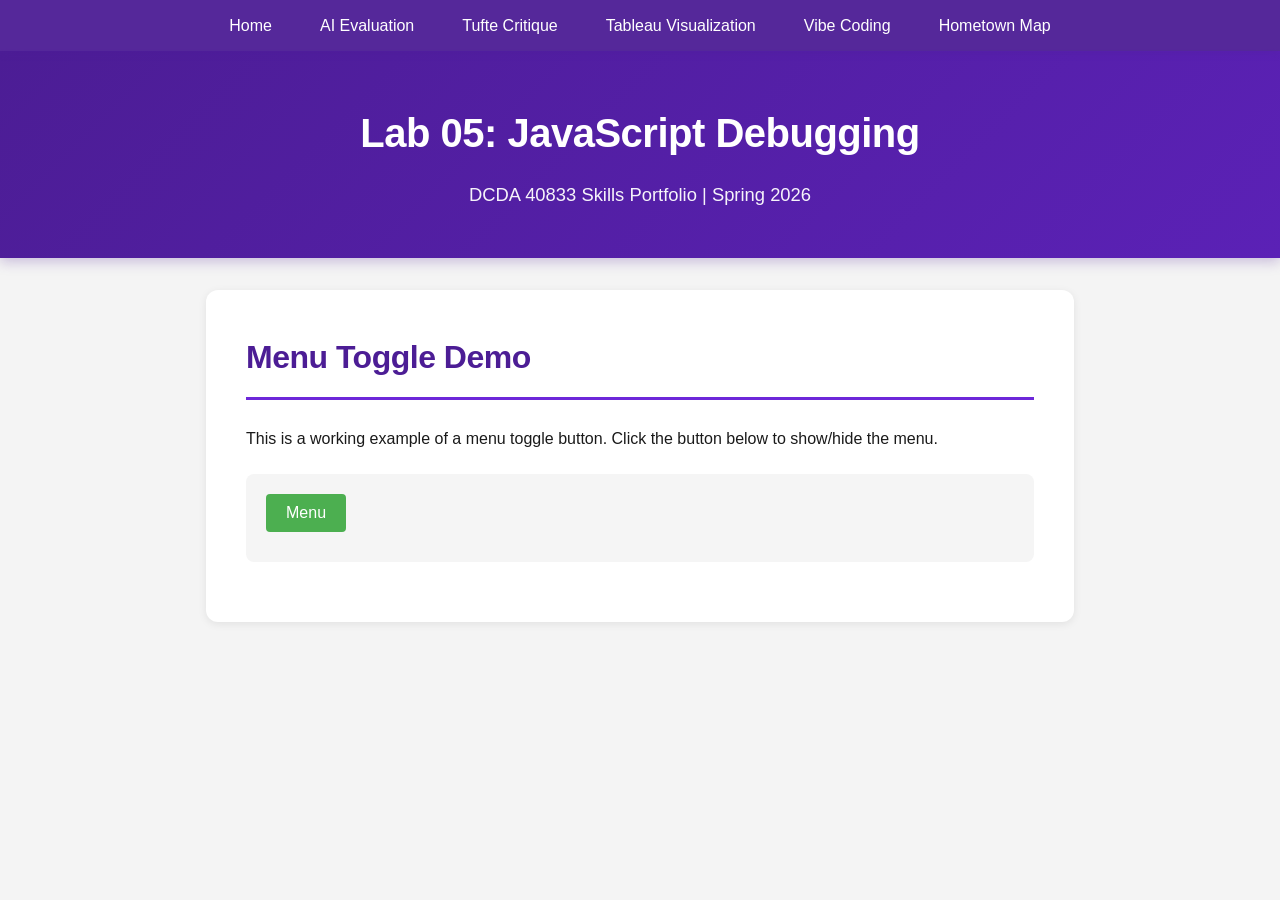
<file: lab05-debug.html>
<!DOCTYPE html>
<html lang="en">
<head>
  <meta charset="UTF-8">
  <meta name="viewport" content="width=device-width, initial-scale=1.0">
  <title>Lab 05 Debug | Mary Kate Cahill</title>
  <link rel="stylesheet" href="css/styles.css">
  <style>
    /* Demo menu toggle styles */
    .demo-section {
      background-color: #f5f5f5;
      padding: 20px;
      border-radius: 8px;
      margin: 20px 0;
    }

    .menu-button {
      padding: 10px 20px;
      cursor: pointer;
      background-color: #4CAF50;
      color: white;
      border: none;
      border-radius: 4px;
      font-size: 16px;
      margin-bottom: 10px;
    }

    .menu-button:hover {
      background-color: #45a049;
    }

    .menu-list {
      list-style: none;
      padding: 0;
      margin: 0;
      display: none;
      background-color: #333;
      border-radius: 4px;
    }

    .menu-list.show {
      display: block;
    }

    .menu-list a {
      color: white;
      text-decoration: none;
      display: block;
      padding: 12px 20px;
    }

    .menu-list a:hover {
      background-color: #555;
    }
  </style>
</head>

<body>
  <nav>
    <!-- Hamburger menu button (hidden on desktop, visible on mobile) -->
    <button class="hamburger" id="hamburger" aria-label="Toggle navigation menu">
      <span></span>
      <span></span>
      <span></span>
    </button>
    
    <ul id="nav-menu">
      <li><a href="index.html">Home</a></li>
      <li><a href="ai-evaluation.html">AI Evaluation</a></li>
      <li><a href="lab03.html">Tufte Critique</a></li>
      <li><a href="lab04.html">Tableau Visualization</a></li>
      <li><a href="lab05.html">Vibe Coding</a></li>
      <li><a href="summit-map-project/index.html">Hometown Map</a></li>
    </ul>
  </nav>

  <header>
    <h1>Lab 05: JavaScript Debugging</h1>
    <p>DCDA 40833 Skills Portfolio | Spring 2026</p>
  </header>

  <main>
    <section>
      <h2>Menu Toggle Demo</h2>
      <p>This is a working example of a menu toggle button. Click the button below to show/hide the menu.</p>
      
      <div class="demo-section">
        <button class="menu-button" id="menuButton">Menu</button>

        <ul class="menu-list" id="menuList">
          <li><a href="index.html">Home</a></li>
          <li><a href="lab02.html">AI Evaluation</a></li>
          <li><a href="lab03.html">Tufte Critique</a></li>
          <li><a href="lab04.html">Lab 4: Tableau</a></li>
          <li><a href="lab05.html">Lab 5</a></li>
          <li><a href="hometown-map.html">Hometown Map</a></li>
        </ul>
      </div>
    </section>
  </main>

  <script>
    // Wait for the page to fully load before running JavaScript
    console.log("JS is running");

    // Get the button element
    const button = document.getElementById("menuButton");
    // Get the menu list element
    const menu = document.getElementById("menuList");

    // Check if both elements exist
    if (button && menu) {
      console.log("Button and menu found!");
      
      // Add click event to toggle menu visibility
      button.addEventListener("click", function () {
        menu.classList.toggle("show");
        console.log("Menu toggled! Classes:", menu.className);
        
        // Update button text based on menu state
        if (menu.classList.contains("show")) {
          button.textContent = "Close Menu";
        } else {
          button.textContent = "Menu";
        }
      });
    } else {
      console.error("Could not find button or menu!");
    }
  </script>
</body>
<!DOCTYPE html>
</html>
</file>
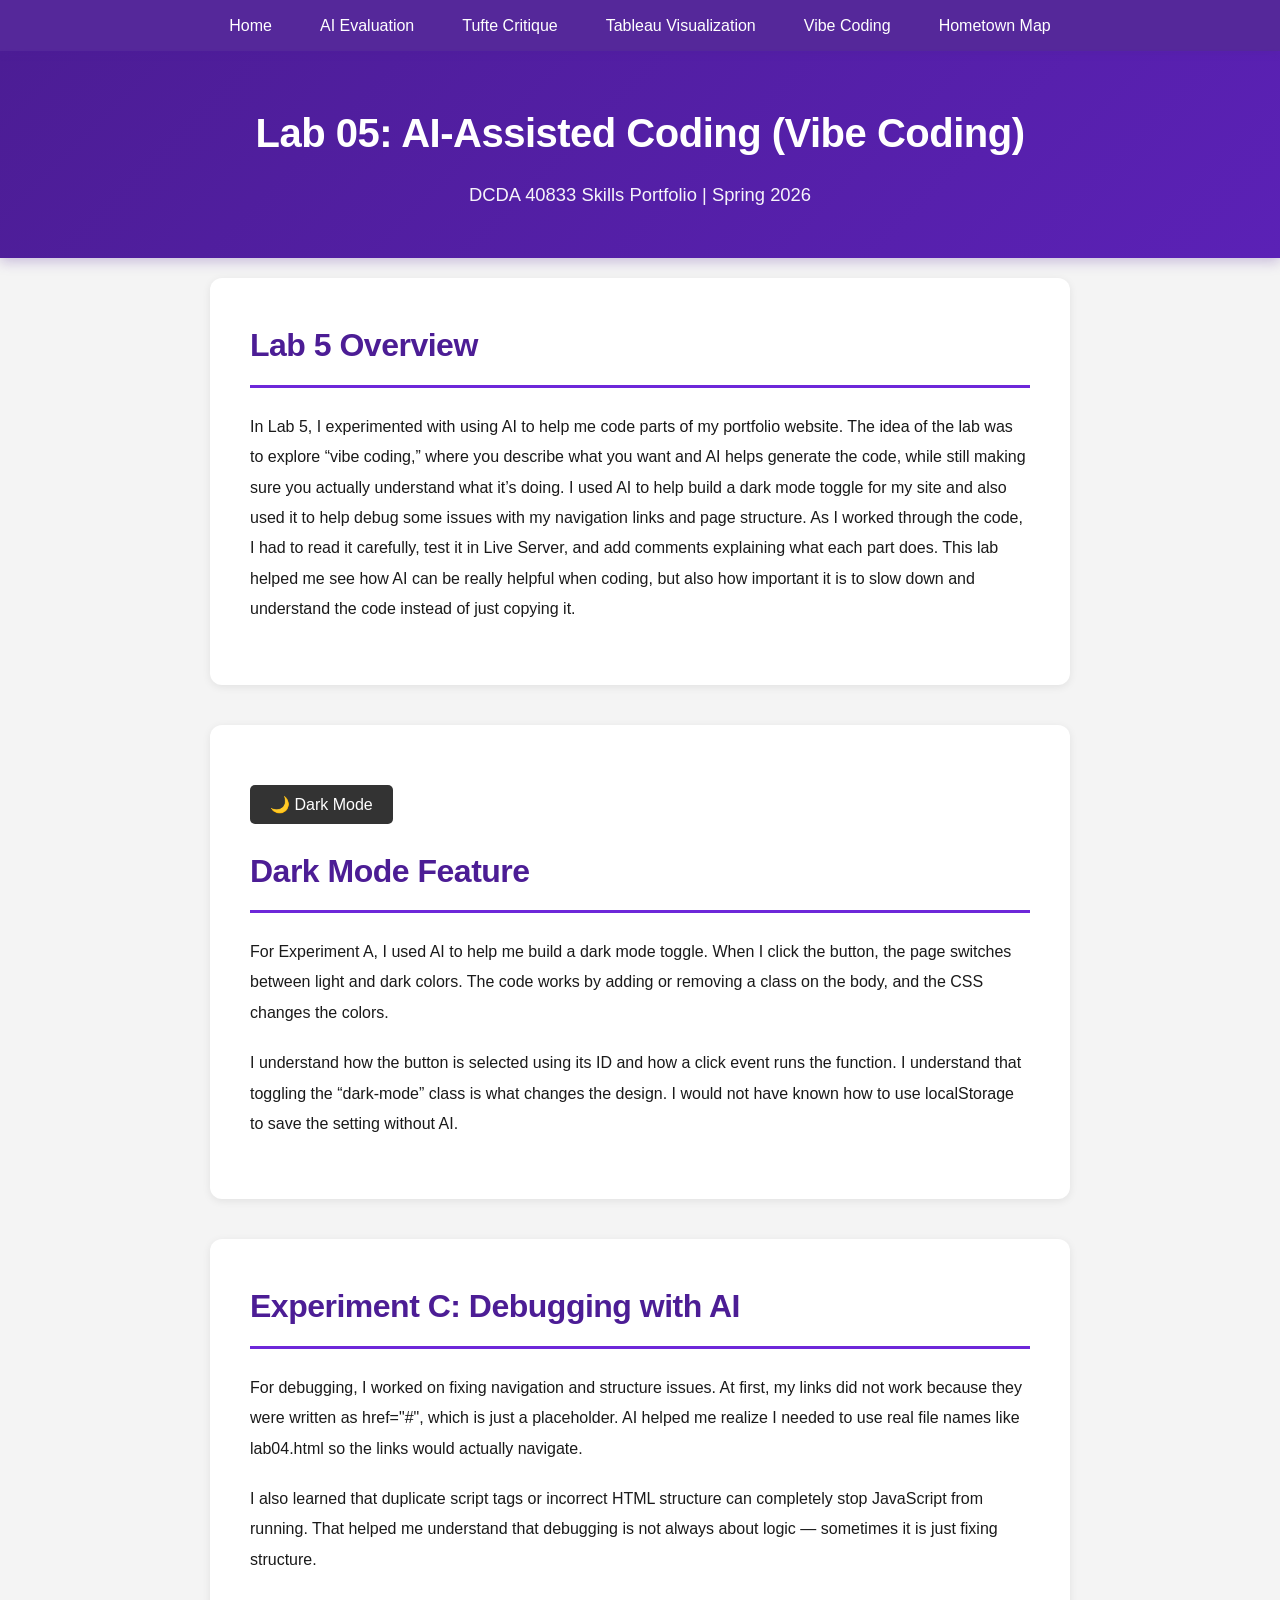
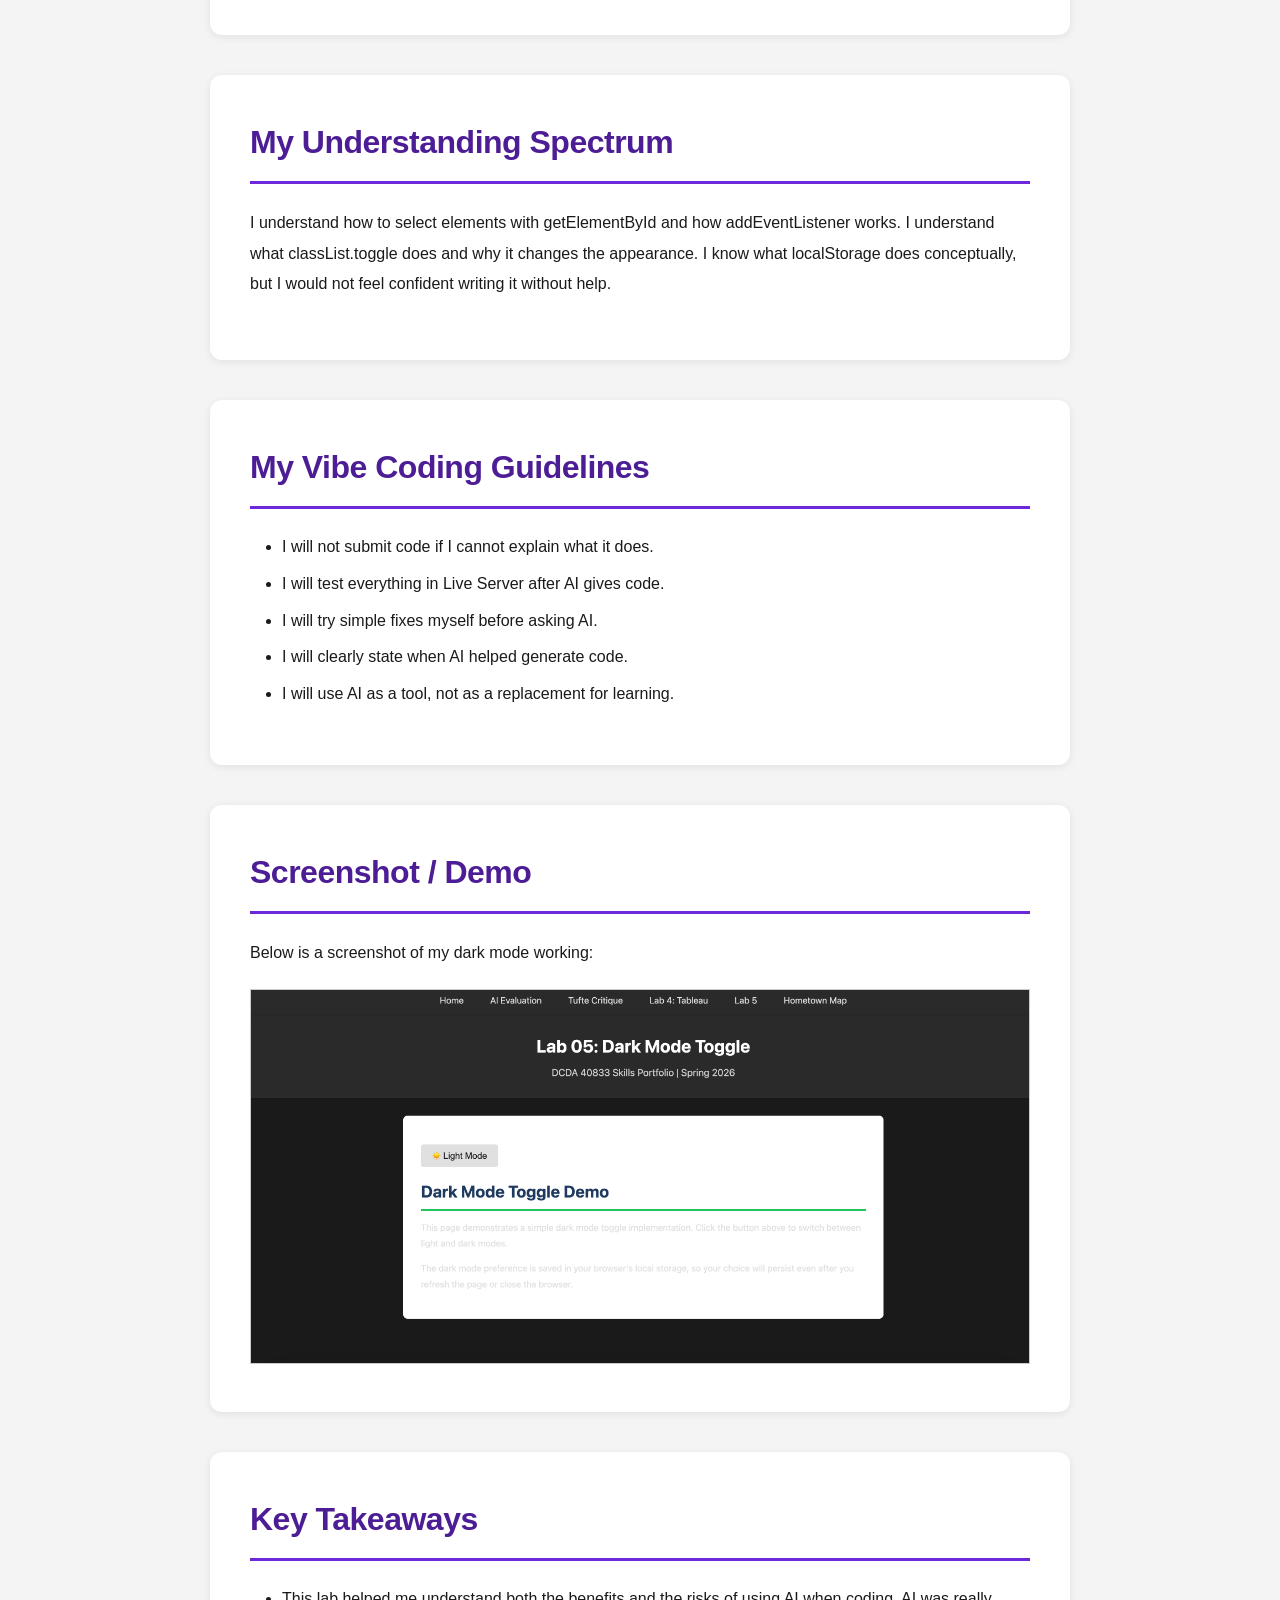
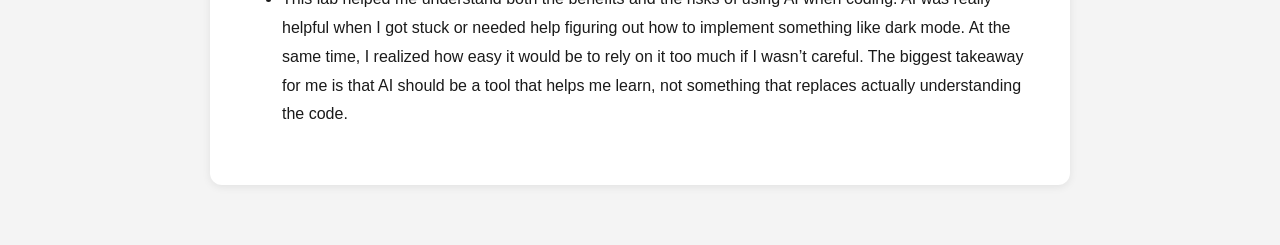
<file: lab05.html>
<!DOCTYPE html>
<html lang="en">
<head>
    <meta charset="UTF-8">
    <meta name="viewport" content="width=device-width, initial-scale=1.0">
    <title>Lab 05 | Mary Kate Cahill</title>
    <link rel="stylesheet" href="css/styles.css">

    <style>
        /* ============================================
           YOUR CSS COMMENTS SECTION
           Add your CSS comments here explaining:
           - Why you chose these specific styles
           - How the dark mode toggle works
           - Color choices and their purpose
           - Transition effects and timing
           ============================================ */

        .dark-mode-toggle {
            padding: 10px 20px;
            font-size: 16px;
            background-color: #333;
            color: white;
            border: none;
            border-radius: 5px;
            cursor: pointer;
            margin: 20px 0;
        }

        .dark-mode-toggle:hover {
            background-color: #555;
        }

        body.dark-mode {
            background-color: #1a1a1a;
            color: #e0e0e0;
        }

        body.dark-mode nav {
            background-color: #2a2a2a;
        }

        body.dark-mode nav a {
            color: #e0e0e0;
        }

        body.dark-mode header {
            background-color: #2a2a2a;
            color: #e0e0e0;
        }

        body {
            transition: background-color 0.3s ease, color 0.3s ease;
        }

        nav, header {
            transition: background-color 0.3s ease, color 0.3s ease;
        }

        main {
            max-width: 900px;
            margin: 0 auto;
            padding: 20px;
        }

        section {
            margin-bottom: 40px;
        }

        img {
            max-width: 100%;
            border: 1px solid #ccc;
        }
    </style>
</head>

<body>

<nav>
    <!-- Hamburger menu button (hidden on desktop, visible on mobile) -->
    <button class="hamburger" id="hamburger" aria-label="Toggle navigation menu">
        <span></span>
        <span></span>
        <span></span>
    </button>
    
    <ul id="nav-menu">
        <li><a href="index.html">Home</a></li>
        <li><a href="ai-evaluation.html">AI Evaluation</a></li>
        <li><a href="lab03.html">Tufte Critique</a></li>
        <li><a href="lab04.html">Tableau Visualization</a></li>
        <li><a href="lab05.html">Vibe Coding</a></li>
        <li><a href="summit-map-project/index.html">Hometown Map</a></li>
    </ul>
</nav>

<header>
    <h1>Lab 05: AI-Assisted Coding (Vibe Coding)</h1>
    <p>DCDA 40833 Skills Portfolio | Spring 2026</p>
</header>

<main>

<!-- ============================================
    COMMENTS SECTION
     Why I made certain design choices:
For this lab, I designed the page to show the feature I built with AI and explain how it works. I placed the dark mode toggle button near the top so visitors can immediately try the feature themselves. I also organized the page into sections like Dark Mode Feature, Debugging with AI, Understanding Spectrum, and Vibe Coding Guidelines so it clearly explains both the coding experiment and what I learned from using AI as a coding collaborator.

What each section of code accomplishes:
The navigation bar connects this page to the rest of my portfolio. The header introduces the lab and explains that it focuses on AI-assisted coding. The overview section explains the purpose of the assignment. The dark mode section demonstrates the feature I built and explains how it works. The debugging section explains how I used AI to fix problems in my code. The understanding spectrum section describes what parts of the code I fully understand and what parts I needed help with. The guidelines section explains the personal rules I developed for using AI when coding. The screenshot section shows proof that the feature works, and the key takeaways summarize what I learned from the lab.

How different elements work together:
The HTML organizes the page and structures the explanation of my coding experiment. The CSS controls the styling and also defines the dark mode colors that appear when the dark-mode class is applied to the page. The JavaScript controls the dark mode toggle by adding or removing that class and saving the user’s preference with localStorage. Together these elements create a page where visitors can interact with the feature and read about the process behind building it.
     ============================================ -->

<section>
    <h2>Lab 5 Overview</h2>
    <!-- TODO: Add your Lab 5 overview here -->
    <p>In Lab 5, I experimented with using AI to help me code parts of my portfolio website. The idea of the lab was to explore “vibe coding,” where you describe what you want and AI helps generate the code, while still making sure you actually understand what it’s doing. I used AI to help build a dark mode toggle for my site and also used it to help debug some issues with my navigation links and page structure. As I worked through the code, I had to read it carefully, test it in Live Server, and add comments explaining what each part does. This lab helped me see how AI can be really helpful when coding, but also how important it is to slow down and understand the code instead of just copying it.</p>
</section>

<section>
    <button class="dark-mode-toggle" id="darkModeToggle">🌙 Dark Mode</button>

    <h2>Dark Mode Feature</h2>
    <p>
        For Experiment A, I used AI to help me build a dark mode toggle.
        When I click the button, the page switches between light and dark colors.
        The code works by adding or removing a class on the body, and the CSS changes the colors.
    </p>

    <p>
        I understand how the button is selected using its ID and how a click event runs the function.
        I understand that toggling the “dark-mode” class is what changes the design.
        I would not have known how to use localStorage to save the setting without AI.
    </p>
</section>

<section>
    <h2>Experiment C: Debugging with AI</h2>
    <p>
        For debugging, I worked on fixing navigation and structure issues.
        At first, my links did not work because they were written as href="#",
        which is just a placeholder. AI helped me realize I needed to use real file names
        like lab04.html so the links would actually navigate.
    </p>

    <p>
        I also learned that duplicate script tags or incorrect HTML structure
        can completely stop JavaScript from running.
        That helped me understand that debugging is not always about logic —
        sometimes it is just fixing structure.
    </p>
</section>

<section>
    <h2>My Understanding Spectrum</h2>
    <p>
        I understand how to select elements with getElementById and how addEventListener works.
        I understand what classList.toggle does and why it changes the appearance.
        I know what localStorage does conceptually, but I would not feel confident writing it without help.
    </p>
</section>

<section>
    <h2>My Vibe Coding Guidelines</h2>
    <ul>
        <li>I will not submit code if I cannot explain what it does.</li>
        <li>I will test everything in Live Server after AI gives code.</li>
        <li>I will try simple fixes myself before asking AI.</li>
        <li>I will clearly state when AI helped generate code.</li>
        <li>I will use AI as a tool, not as a replacement for learning.</li>
    </ul>
</section>

<section>
    <h2>Screenshot / Demo</h2>
    <p>Below is a screenshot of my dark mode working:</p>

    <!-- Put your screenshot in an images folder -->
    <img src="images/lab5-screenshot.png" alt="Dark mode working screenshot">
</section>

<section>
    <h2>Key Takeaways</h2>
    <!-- TODO: Add your key takeaways here -->
    <ul>
        <li>This lab helped me understand both the benefits and the risks of using AI when coding. AI was really helpful when I got stuck or needed help figuring out how to implement something like dark mode. At the same time, I realized how easy it would be to rely on it too much if I wasn’t careful. The biggest takeaway for me is that AI should be a tool that helps me learn, not something that replaces actually understanding the code.</li>
    </ul>
</section>

</main>

<script>
    const toggleButton = document.getElementById('darkModeToggle');
    const body = document.body;

    const savedMode = localStorage.getItem('darkMode');

    if (savedMode === 'enabled') {
        body.classList.add('dark-mode');
        toggleButton.textContent = '☀️ Light Mode';
    }

    toggleButton.addEventListener('click', function() {
        body.classList.toggle('dark-mode');
        const isDarkMode = body.classList.contains('dark-mode');

        if (isDarkMode) {
            toggleButton.textContent = '☀️ Light Mode';
            localStorage.setItem('darkMode', 'enabled');
        } else {
            toggleButton.textContent = '🌙 Dark Mode';
            localStorage.setItem('darkMode', 'disabled');
        }
    });
</script>

</body>
</html>
</file>
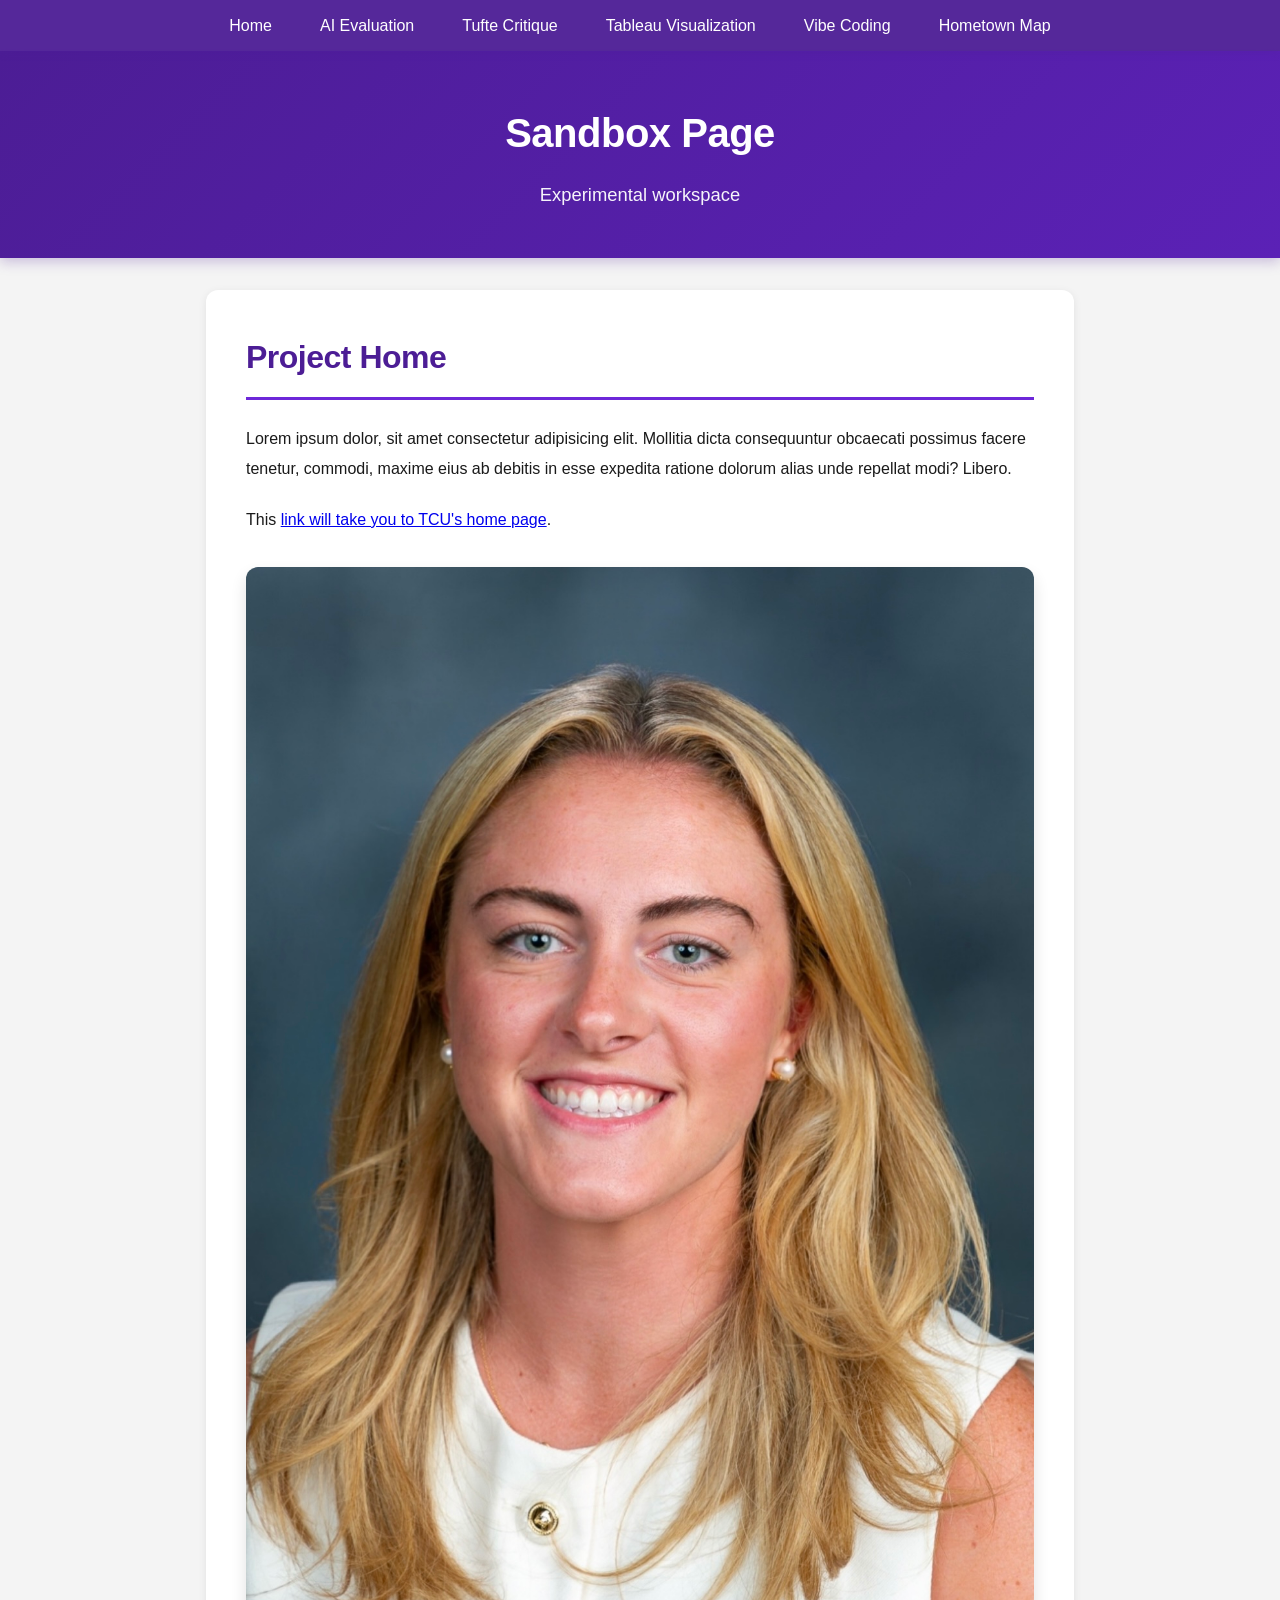
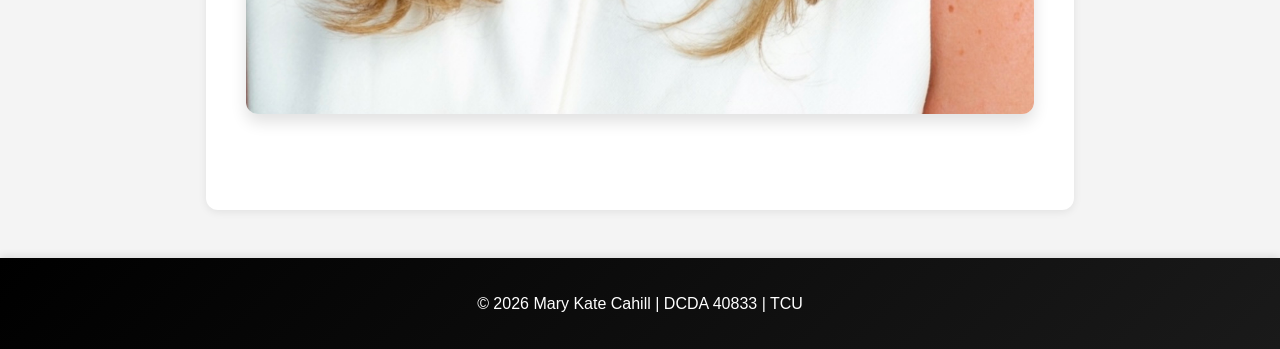
<file: sandbox.html>
<!DOCTYPE html>
<html lang="en">
<head>
    <meta charset="UTF-8">
    <meta name="viewport" content="width=device-width, initial-scale=1.0">
    <title>Sandbox | Mary Kate Cahill</title>
    <link rel="stylesheet" href="css/styles.css">
</head>
<body>
    <!-- Navigation with hamburger menu -->
    <nav>
        <button class="hamburger" id="hamburger" aria-label="Toggle navigation menu">
            <span></span>
            <span></span>
            <span></span>
        </button>
        
        <ul id="nav-menu">
            <li><a href="index.html">Home</a></li>
            <li><a href="ai-evaluation.html">AI Evaluation</a></li>
            <li><a href="lab03.html">Tufte Critique</a></li>
            <li><a href="lab04.html">Tableau Visualization</a></li>
            <li><a href="lab05.html">Vibe Coding</a></li>
            <li><a href="summit-map-project/index.html">Hometown Map</a></li>
        </ul>
    </nav>

    <header>
        <h1>Sandbox Page</h1>
        <p>Experimental workspace</p>
    </header>

    <main>
        <section>
            <h2>Project Home</h2>
            <p>Lorem ipsum dolor, sit amet consectetur adipisicing elit. Mollitia dicta consequuntur obcaecati possimus facere tenetur, commodi, maxime eius ab debitis in esse expedita ratione dolorum alias unde repellat modi? Libero.</p>
            <p>This <a href="https://www.tcu.edu">link will take you to TCU's home page</a>.</p>

            <figure class="viz-container">
                <img src="images/mk.jpg" alt="CSS New Build">
            </figure>
        </section>
    </main>

    <footer>
        <p>&copy; 2026 Mary Kate Cahill | DCDA 40833 | TCU</p>
    </footer>

    <!-- JavaScript for hamburger menu toggle -->
    <script>
        const hamburger = document.getElementById('hamburger');
        const navMenu = document.getElementById('nav-menu');
        
        hamburger.addEventListener('click', () => {
            hamburger.classList.toggle('active');
            navMenu.classList.toggle('active');
        });
        
        const navLinks = navMenu.querySelectorAll('a');
        navLinks.forEach(link => {
            link.addEventListener('click', () => {
                hamburger.classList.remove('active');
                navMenu.classList.remove('active');
            });
        });
        
        document.addEventListener('click', (e) => {
            if (!hamburger.contains(e.target) && !navMenu.contains(e.target)) {
                hamburger.classList.remove('active');
                navMenu.classList.remove('active');
            }
        });
    </script>
</body>
</html>
</file>
<file: css/styles.css>
/* =========================
   DCDA 40833 Skills Portfolio Template
   CSS Stylesheet for Student Portfolios
   ========================= */

/* =========================
   CSS Variables (Color Scheme)
   ========================= */
:root {
    --primary-color: #4c1d95;      /* Deep Purple */
    --secondary-color: #6d28d9;    /* Rich Purple */
    --accent-color: #7e22ce;       /* Dark Purple Accent */
    --text-color: #1a1a1a;         /* Near black for text */
    --text-secondary: #64748b;     /* Gray for captions */
    --bg-color: #f4f4f4;           /* Light background */
    --white: #ffffff;
}

/* =========================
   Basic Reset & Typography
   ========================= */
* {
    margin: 0;
    padding: 0;
    box-sizing: border-box;
}

html {
    scroll-behavior: smooth;       /* Smooth scrolling for anchor links */
}

body {
    font-family: -apple-system, BlinkMacSystemFont, 'Segoe UI', 'Roboto', 'Helvetica Neue', Arial, sans-serif;
    line-height: 1.7;
    color: var(--text-color);
    background-color: var(--bg-color);
    font-size: 16px;
}

/* =========================
   Header & Navigation
   ========================= */
/* Style semantic tags directly - no classes needed! */
header {
    background: linear-gradient(135deg, #4c1d95 0%, #5b21b6 100%);
    color: white;
    padding: 3rem 1rem;
    text-align: center;
    box-shadow: 0 4px 12px rgba(76, 29, 149, 0.25);
}

header h1 {
    color: white;
    margin: 0 0 0.75rem 0;
    font-size: 2.5rem;
    font-weight: 700;
    letter-spacing: -0.5px;
}

header p {
    margin: 0;
    opacity: 0.95;
    font-size: 1.15rem;
    font-weight: 300;
}

nav {
    background-color: rgba(76, 29, 149, 0.95);
    backdrop-filter: blur(10px);
    padding: 0.75rem;
    display: flex;
    justify-content: center;
    position: sticky;
    top: 0;
    z-index: 100;
    box-shadow: 0 2px 8px rgba(76, 29, 149, 0.2);
    transition: box-shadow 0.3s ease;
}

/* Style the navigation list */
nav ul {
    list-style: none;           /* Remove bullets */
    padding: 0;                 /* Remove default padding */
    margin: 0;                  /* Remove default margin */
    display: flex;              /* Arrange items horizontally */
    flex-direction: row;        /* Explicit: horizontal on desktop */
    justify-content: center;    /* Center the items */
    gap: 1rem;                  /* Space between items */
    flex-wrap: wrap;            /* Wrap on small screens */
}

nav li {
    list-style: none;           /* Extra insurance - remove bullets */
}

nav a {
    color: white;
    text-decoration: none;
    padding: 0.5rem 1rem;
    transition: all 0.3s ease;
    border-radius: 6px;
    font-weight: 500;
}

nav a:hover {
    background-color: rgba(255, 255, 255, 0.15);
    transform: translateY(-1px);
}

/* Hamburger Menu Button (hidden on desktop) */
.hamburger {
    display: none;
    flex-direction: column;
    cursor: pointer;
    background: none;
    border: none;
    padding: 0.5rem;
    z-index: 101;
}

.hamburger span {
    width: 25px;
    height: 3px;
    background-color: white;
    margin: 3px 0;
    transition: all 0.3s ease;
    border-radius: 3px;
}

/* Hamburger animation when active */
.hamburger.active span:nth-child(1) {
    transform: rotate(45deg) translate(8px, 8px);
}

.hamburger.active span:nth-child(2) {
    opacity: 0;
}

.hamburger.active span:nth-child(3) {
    transform: rotate(-45deg) translate(7px, -7px);
}

/* =========================
   Main Content
   ========================= */
/* Style main semantic tag directly */
main {
    max-width: 900px;          /* Don't get too wide */
    margin: 2rem auto;         /* Center horizontally */
    padding: 0 1rem;           /* Space on sides for mobile */
}

/* All sections inside main get consistent styling */
main section {
    background-color: white;
    padding: 2.5rem;
    margin-bottom: 2.5rem;
    border-radius: 12px;
    box-shadow: 0 2px 8px rgba(0, 0, 0, 0.08);
    transition: box-shadow 0.3s ease;
}

main section:hover {
    box-shadow: 0 4px 16px rgba(76, 29, 149, 0.15);
}

/* Style h2 headings inside sections */
main section h2 {
    color: var(--primary-color);
    border-bottom: 3px solid var(--secondary-color);
    padding-bottom: 0.75rem;
    margin-bottom: 1.5rem;
    font-size: 2rem;
    font-weight: 700;
    letter-spacing: -0.5px;
}

main section h3 {
    color: var(--text-color);
    margin-top: 2rem;
    margin-bottom: 1rem;
    font-size: 1.5rem;
    font-weight: 600;
}

/* Paragraphs inside sections */
main section p {
    margin-bottom: 1.25rem;
    line-height: 1.9;
    color: var(--text-color);
}

/* Lists inside sections */
main section ul,
main section ol {
    margin: 1rem 0 1rem 2rem;
    line-height: 1.8;
}

main section li {
    margin-bottom: 0.5rem;
}

/* =========================
   Data Visualizations
   ========================= */
/* Container for charts and images */
.viz-container {
    margin: 2rem 0;
    text-align: center;
}

.viz-container img {
    max-width: 100%;
    height: auto;
    border-radius: 12px;
    box-shadow: 0 8px 16px rgba(0, 0, 0, 0.12);
    margin-bottom: 1rem;
    transition: transform 0.3s ease, box-shadow 0.3s ease;
}

.viz-container img:hover {
    transform: scale(1.02);
    box-shadow: 0 12px 24px rgba(76, 29, 149, 0.18);
}

/* Figure captions */
.viz-container figcaption {
    font-style: italic;
    color: var(--text-secondary);
    font-size: 0.9rem;
    margin-top: 0.5rem;
}

/* Grid layout for multiple visualizations */
.viz-grid {
    display: grid;
    grid-template-columns: repeat(auto-fit, minmax(300px, 1fr));
    gap: 1.5rem;
    margin: 2rem 0;
}

/* =========================
   Code Blocks
   ========================= */
/* Improve pre/code styling for Python code */
pre {
    background: #2d2d2d;          /* Dark background */
    color: #f8f8f2;               /* Light text */
    border: none;
    border-radius: 8px;
    padding: 1.5rem;
    overflow-x: auto;
    margin: 1.5rem 0;
    font-size: 0.9rem;
    line-height: 1.5;
}

code {
    font-family: 'SF Mono', Monaco, 'Cascadia Code', 'Roboto Mono', Consolas, 'Courier New', monospace;
}

/* Inline code (inside paragraphs) */
p code, li code {
    background: #f4f4f4;
    color: #c7254e;
    padding: 0.2rem 0.4rem;
    border-radius: 3px;
    font-size: 0.9em;
}

/* Code block titles */
.code-title {
    background: #1e1e1e;
    color: #9cdcfe;
    padding: 0.5rem 1rem;
    border-radius: 8px 8px 0 0;
    font-family: monospace;
    font-size: 0.85rem;
    margin-bottom: -0.5rem;
}

.code-title + pre {
    border-radius: 0 0 8px 8px;
    margin-top: 0;
}

/* =========================
   Data Tables
   ========================= */
table {
    width: 100%;
    border-collapse: collapse;
    margin: 1.5rem 0;
    background: white;
}

th, td {
    padding: 0.75rem 1rem;
    text-align: left;
    border: 1px solid #e2e8f0;
}

th {
    background: var(--primary-color);
    color: white;
    font-weight: 600;
}

tr:nth-child(even) {
    background: #f8f9fa;
}

.results-table {
    font-size: 0.95rem;
    margin: 1.5rem auto;
    max-width: 700px;
}

.results-table td {
    text-align: center;
}

.results-table td:first-child {
    text-align: left;
    font-weight: 500;
}

/* Highlight key rows */
.results-table tr.highlight {
    background: #fff3cd;
    font-weight: bold;
}

/* =========================
   Framework Connections
   ========================= */
.framework-callout {
    background: linear-gradient(135deg, #f0e7f8, #e9d5ff);
    border-left: 5px solid var(--secondary-color);
    border-radius: 8px;
    padding: 1.5rem;
    margin: 2rem 0;
}

.framework-callout h3 {
    color: var(--primary-color);
    margin-top: 0;
}

.framework-callout strong {
    color: var(--secondary-color);
}

/* =========================
   Portfolio Cards
   ========================= */
/* Grid layout for portfolio cards on home page */
.portfolio-grid {
    display: grid;
    grid-template-columns: repeat(auto-fit, minmax(280px, 1fr));
    gap: 1.5rem;
    margin: 2rem 0;
}

/* Individual portfolio card styling */
.portfolio-card {
    display: block;
    background: white;
    border: 2px solid #e2e8f0;
    border-radius: 16px;
    padding: 2rem;
    text-decoration: none;
    color: var(--text-color);
    transition: all 0.4s cubic-bezier(0.175, 0.885, 0.32, 1.275);
    position: relative;
    overflow: hidden;
}

.portfolio-card::before {
    content: '';
    position: absolute;
    top: 0;
    left: 0;
    width: 100%;
    height: 4px;
    background: linear-gradient(90deg, var(--primary-color), var(--secondary-color));
    transform: scaleX(0);
    transition: transform 0.3s ease;
}

.portfolio-card:hover::before {
    transform: scaleX(1);
}

.portfolio-card:hover {
    border-color: var(--secondary-color);
    box-shadow: 0 12px 24px rgba(76, 29, 149, 0.25);
    transform: translateY(-6px);
}

.portfolio-card h3 {
    color: var(--primary-color);
    margin: 0 0 0.75rem 0;
    font-size: 1.35rem;
    font-weight: 700;
    transition: color 0.3s ease;
}

.portfolio-card:hover h3 {
    color: var(--secondary-color);
}

.portfolio-card p {
    color: var(--text-secondary);
    font-size: 0.95rem;
    margin: 1rem 0 0 0;
    line-height: 1.6;
}

/* Lab tag badge on portfolio cards */
.lab-tag {
    display: inline-block;
    background: linear-gradient(135deg, var(--secondary-color), var(--accent-color));
    color: white;
    font-size: 0.7rem;
    font-weight: 700;
    padding: 0.35rem 0.75rem;
    border-radius: 6px;
    text-transform: uppercase;
    letter-spacing: 0.8px;
    box-shadow: 0 2px 4px rgba(76, 29, 149, 0.25);
}

/* =========================
   Resume Button
   ========================= */
.resume-button {
    display: inline-block;
    margin-top: 1.5rem;
    padding: 0.75rem 1.5rem;
    background: linear-gradient(135deg, var(--primary-color), var(--secondary-color));
    color: white;
    text-decoration: none;
    border-radius: 8px;
    font-weight: 600;
    font-size: 1rem;
    box-shadow: 0 4px 12px rgba(76, 29, 149, 0.3);
    transition: all 0.3s ease;
    text-align: center;
}

.resume-button:hover {
    background: linear-gradient(135deg, var(--secondary-color), var(--accent-color));
    box-shadow: 0 6px 16px rgba(76, 29, 149, 0.4);
    transform: translateY(-2px);
}

/* =========================
   Footer (semantic tag)
   ========================= */
footer {
    background: linear-gradient(135deg, #000000 0%, #1a1a1a 100%);
    color: white;
    text-align: center;
    padding: 2rem 1rem;
    margin-top: 3rem;
    box-shadow: 0 -2px 8px rgba(0, 0, 0, 0.1);
}

footer a {
    color: var(--accent-color);
    text-decoration: none;
    transition: color 0.3s ease;
}

footer a:hover {
    color: var(--secondary-color);
    text-decoration: none;
}

/* =========================
   Responsive Design (Mobile)
   ========================= */
@media (max-width: 768px) {
    header h1 {
        font-size: 1.5rem;     /* Smaller on mobile */
    }

    nav {
        font-size: 0.9rem;
        justify-content: space-between;
        padding: 0.75rem 1rem;
    }

    /* Show hamburger menu on mobile */
    .hamburger {
        display: flex;
    }

    /* Hide navigation by default on mobile */
    nav ul {
        position: fixed;
        left: -100%;
        top: 0;
        flex-direction: column;
        background-color: #4c1d95;
        width: 100%;
        height: 100vh;
        text-align: center;
        transition: left 0.3s ease;
        padding-top: 4rem;
        z-index: 100;
    }

    /* Show navigation when active */
    nav ul.active {
        left: 0;
    }

    nav li {
        margin: 1rem 0;
    }

    nav a {
        display: block;
        width: 100%;
        text-align: center;
        padding: 1rem;
        font-size: 1.2rem;
    }

    main section {
        padding: 1rem;         /* Less padding on mobile */
    }

    .viz-grid {
        grid-template-columns: 1fr;  /* Single column on mobile */
    }
}

/* =========================
   Print Styles (Optional)
   ========================= */
@media print {
    nav {
        display: none;
    }

    main section {
        box-shadow: none;
        page-break-inside: avoid;
    }
}
</file>
